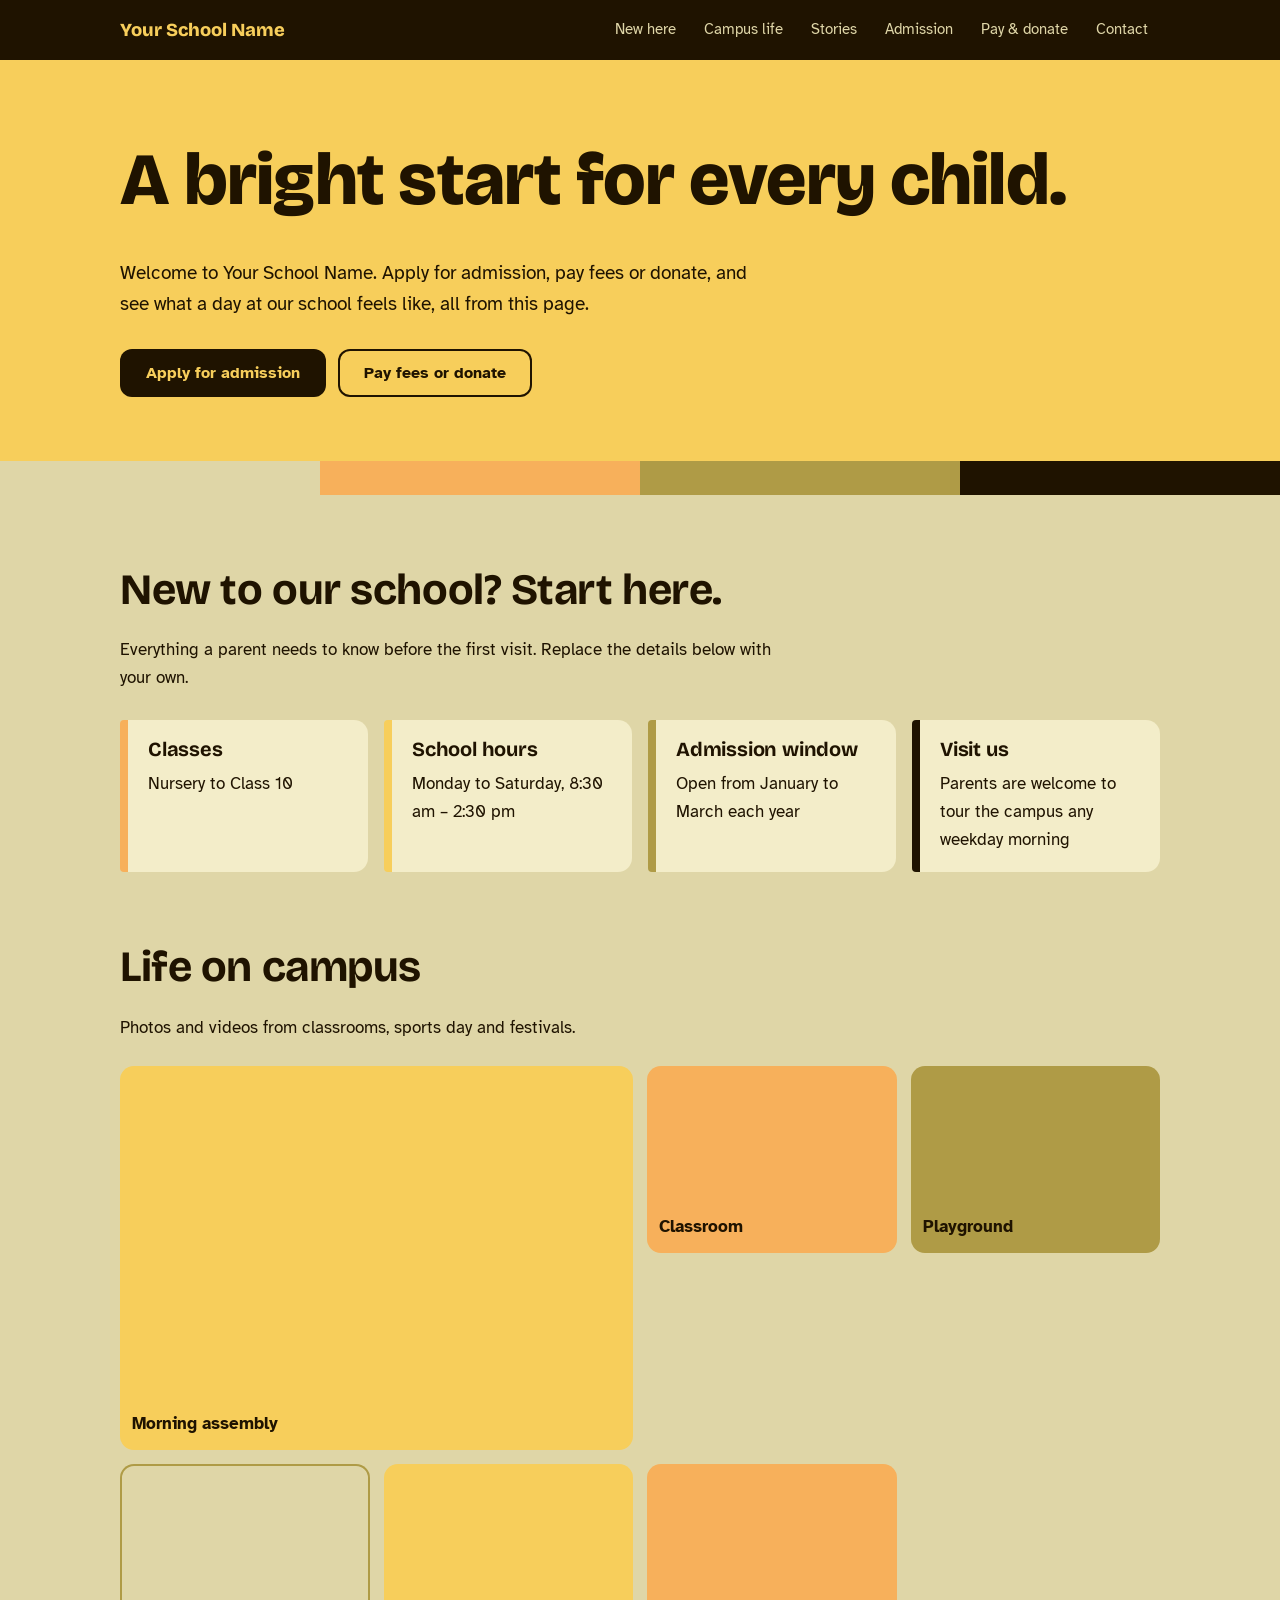
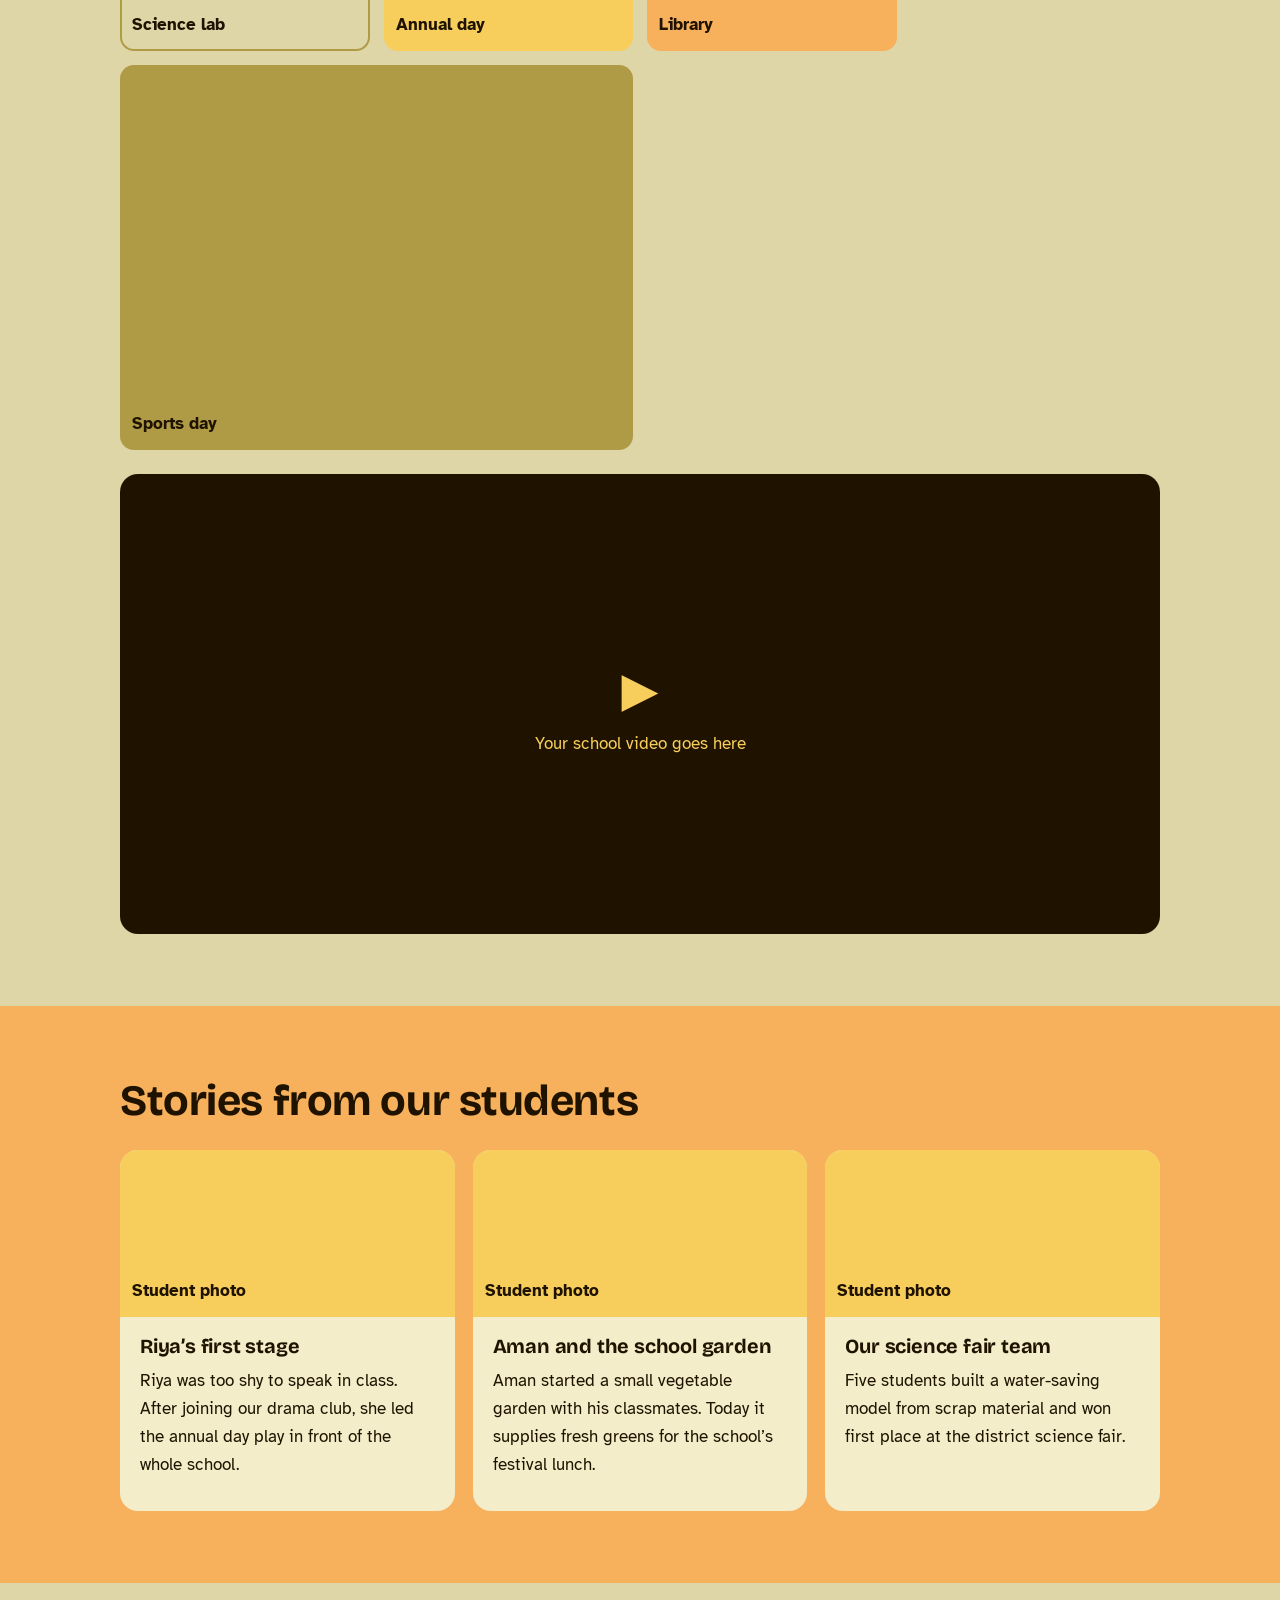
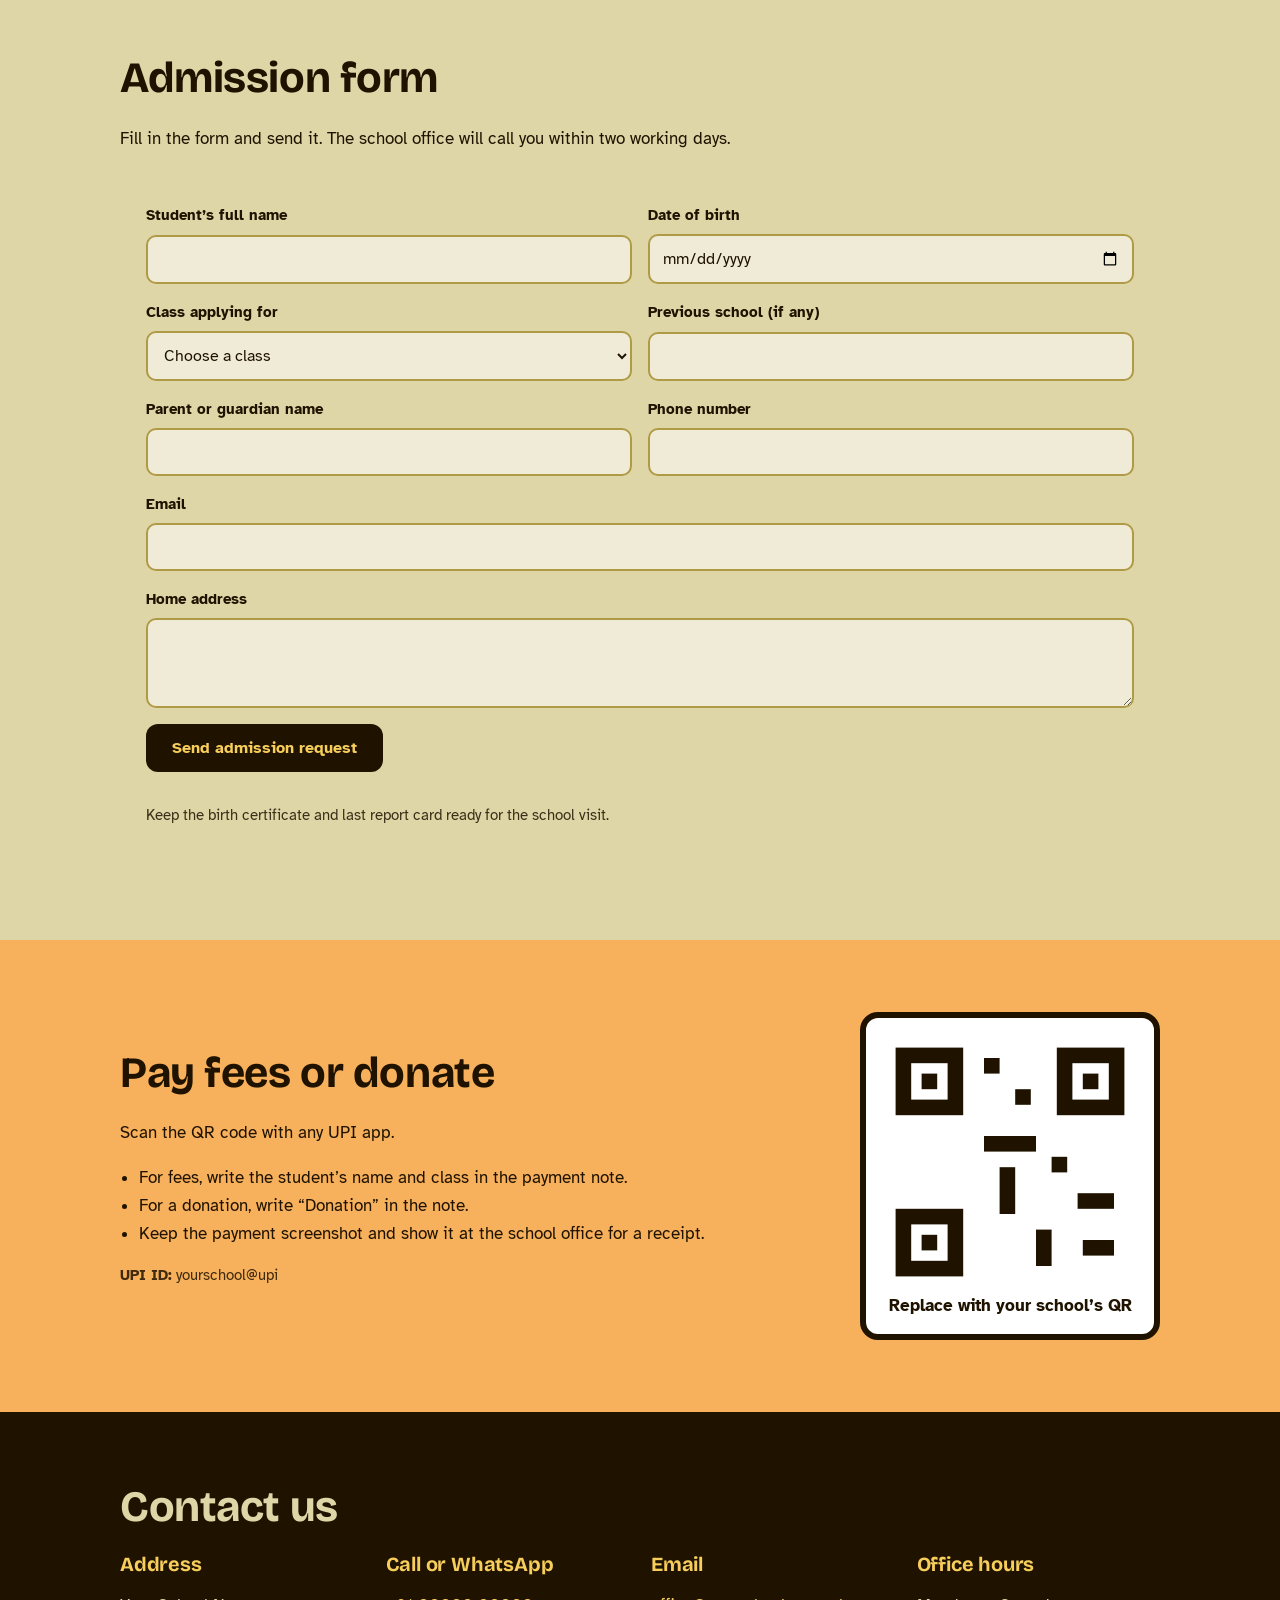
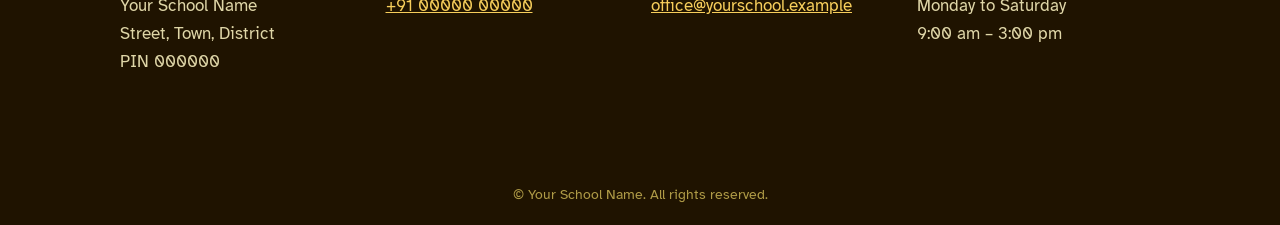
<file: Index.html>
<!DOCTYPE html>
<html lang="en">
<head>
<meta charset="utf-8">
<meta name="viewport" content="width=device-width, initial-scale=1, viewport-fit=cover">
<title>Your School Name – Admissions, Fees & Campus Life</title>
<link rel="preconnect" href="https://fonts.googleapis.com">
<link rel="preconnect" href="https://fonts.gstatic.com" crossorigin>
<link href="https://fonts.googleapis.com/css2?family=Bricolage+Grotesque:wght@500;700;800&family=Atkinson+Hyperlegible:wght@400;700&display=swap" rel="stylesheet">
<style>
:root{
  --sand:#DFD6A7; --sun:#F7CE5B; --amber:#F7B05B; --olive:#AF9B46; --ink:#1F1300;
  --bg:#DFD6A7; --surface:#F7CE5B; --surface2:#F7B05B; --text:#1F1300; --line:#AF9B46; --card:#F3EDC9;
  box-sizing:border-box; padding-top:env(safe-area-inset-top,0px); padding-bottom:env(safe-area-inset-bottom,0px);
}
@media (prefers-color-scheme: dark){
  :root:not([data-theme="light"]){--bg:#1F1300;--card:#2D2108;--text:#DFD6A7;--line:#AF9B46;}
}
:root[data-theme="dark"]{--bg:#1F1300;--card:#2D2108;--text:#DFD6A7;--line:#AF9B46;}
html{scroll-behavior:smooth;scroll-padding-top:calc(env(safe-area-inset-top,0px) + 70px)}
*{box-sizing:border-box}
body{margin:0;background:var(--bg);color:var(--text);font:17px/1.65 "Atkinson Hyperlegible",system-ui,sans-serif}
h1,h2,h3{font-family:"Bricolage Grotesque",Georgia,sans-serif;line-height:1.1;margin:0 0 .5em;letter-spacing:-.01em}
h1{font-size:clamp(2.4rem,7vw,4.6rem);font-weight:800}
h2{font-size:clamp(1.8rem,4vw,2.7rem);font-weight:700}
h3{font-size:1.25rem;font-weight:700}
a{color:inherit}
:focus-visible{outline:3px solid var(--ink);outline-offset:3px;box-shadow:0 0 0 6px var(--sun)}
.wrap{max-width:1080px;margin:0 auto;padding:0 20px}
section{padding:72px 0}
header{position:sticky;top:0;z-index:20;background:var(--ink);color:var(--sand);padding-top:env(safe-area-inset-top,0px)}
header .wrap{display:flex;align-items:center;justify-content:space-between;gap:12px;min-height:60px;flex-wrap:wrap}
.brand{font-family:"Bricolage Grotesque",sans-serif;font-weight:800;font-size:1.15rem;text-decoration:none;color:var(--sun)}
nav{display:flex;gap:4px;flex-wrap:wrap}
nav a{text-decoration:none;padding:8px 12px;border-radius:999px;font-size:.95rem}
nav a:hover{background:var(--sun);color:var(--ink)}
.btn{display:inline-block;background:var(--ink);color:var(--sun);padding:14px 26px;border-radius:12px;font-weight:700;text-decoration:none;border:0;font:700 1rem "Atkinson Hyperlegible",sans-serif;cursor:pointer}
.btn.alt{background:transparent;color:var(--ink);box-shadow:inset 0 0 0 2px var(--ink)}
.btn:hover{background:var(--olive);color:var(--ink)}
/* hero */
.hero{background:var(--sun);color:var(--ink);padding:80px 0 0;overflow:hidden}
.hero p{font-size:1.2rem;max-width:34em}
.hero .row{display:flex;gap:12px;flex-wrap:wrap;margin-top:28px}
.bands{display:grid;grid-template-columns:repeat(4,1fr);height:34px;margin-top:64px}
.bands i:nth-child(1){background:var(--sand)}.bands i:nth-child(2){background:var(--amber)}.bands i:nth-child(3){background:var(--olive)}.bands i:nth-child(4){background:var(--ink)}
/* about */
.facts{display:grid;grid-template-columns:repeat(auto-fit,minmax(220px,1fr));gap:16px;margin-top:28px}
.fact{background:var(--card);border-left:8px solid var(--amber);padding:18px 20px;border-radius:4px 14px 14px 4px}
.fact:nth-child(2){border-color:var(--sun)}.fact:nth-child(3){border-color:var(--olive)}.fact:nth-child(4){border-color:var(--ink)}
.fact p{margin:0}
/* gallery */
.gallery{display:grid;grid-template-columns:repeat(auto-fill,minmax(210px,1fr));gap:14px;margin-top:24px}
.ph{aspect-ratio:4/3;border-radius:14px;display:flex;align-items:flex-end;padding:12px;font-weight:700;color:var(--ink);background:var(--sun)}
.ph:nth-child(4n+2){background:var(--amber)}.ph:nth-child(4n+3){background:var(--olive)}.ph:nth-child(4n){background:var(--sand);box-shadow:inset 0 0 0 2px var(--olive)}
.ph.wide{grid-column:span 2}
.video{margin-top:24px;aspect-ratio:16/9;max-height:460px;width:100%;border-radius:18px;background:var(--ink);color:var(--sun);display:grid;place-items:center;text-align:center;padding:20px}
.video span{display:block;font-size:3rem}
/* stories */
.stories{display:grid;grid-template-columns:repeat(auto-fit,minmax(280px,1fr));gap:18px;margin-top:24px}
.story{background:var(--card);border-radius:18px;overflow:hidden}
.story .ph{border-radius:0;aspect-ratio:16/8}
.story div.t{padding:18px 20px 22px}
.story p{margin:0 0 .6em}
/* admission */
.band{background:var(--amber);color:var(--ink)}
.band .btn{background:var(--ink);color:var(--sun)}
form{display:grid;grid-template-columns:1fr 1fr;gap:16px;margin-top:24px;background:var(--sand);color:var(--ink);padding:26px;border-radius:20px}
label{display:grid;gap:6px;font-weight:700;font-size:.95rem}
input,select,textarea{font:400 1rem "Atkinson Hyperlegible",sans-serif;padding:12px;border:2px solid var(--olive);border-radius:10px;background:#fff8;color:var(--ink);width:100%}
textarea{min-height:90px;resize:vertical}
.full{grid-column:1/-1}
.note{font-size:.92rem;opacity:.85}
#ok{display:none;background:var(--ink);color:var(--sun);padding:14px 18px;border-radius:12px}
/* pay */
.pay{display:grid;grid-template-columns:minmax(0,1fr) 300px;gap:32px;align-items:center}
.qr{background:#fff;border:6px solid var(--ink);border-radius:18px;padding:14px;color:var(--ink);text-align:center;font-weight:700}
.qr svg,.qr img{width:100%;height:auto;display:block}
.pay ul{padding-left:1.1em;margin:0}
/* contact */
.contact{background:var(--ink);color:var(--sand)}
.contact a{color:var(--sun)}
.cgrid{display:grid;grid-template-columns:repeat(auto-fit,minmax(240px,1fr));gap:22px;margin-top:20px}
.cgrid h3{color:var(--sun)}
footer{background:var(--ink);color:var(--olive);text-align:center;padding:18px 20px calc(18px + env(safe-area-inset-bottom,0px));font-size:.9rem}
@media (max-width:720px){form{grid-template-columns:1fr}.pay{grid-template-columns:1fr}.ph.wide{grid-column:auto}.bands{margin-top:40px}}
@media (prefers-reduced-motion:reduce){html{scroll-behavior:auto}}
</style>
</head>
<body>
<header>
  <div class="wrap">
    <a class="brand" href="#top">Your School Name</a>
    <nav aria-label="Main">
      <a href="#about">New here</a><a href="#life">Campus life</a><a href="#stories">Stories</a><a href="#admission">Admission</a><a href="#pay">Pay & donate</a><a href="#contact">Contact</a>
    </nav>
  </div>
</header>

<main id="top">
<div class="hero">
  <div class="wrap">
    <h1>A bright start for every child.</h1>
    <p>Welcome to Your School Name. Apply for admission, pay fees or donate, and see what a day at our school feels like, all from this page.</p>
    <div class="row">
      <a class="btn" href="#admission">Apply for admission</a>
      <a class="btn alt" href="#pay">Pay fees or donate</a>
    </div>
  </div>
  <div class="bands" aria-hidden="true"><i></i><i></i><i></i><i></i></div>
</div>

<section id="about">
  <div class="wrap">
    <h2>New to our school? Start here.</h2>
    <p style="max-width:40em">Everything a parent needs to know before the first visit. Replace the details below with your own.</p>
    <div class="facts">
      <div class="fact"><h3>Classes</h3><p>Nursery to Class 10</p></div>
      <div class="fact"><h3>School hours</h3><p>Monday to Saturday, 8:30 am – 2:30 pm</p></div>
      <div class="fact"><h3>Admission window</h3><p>Open from January to March each year</p></div>
      <div class="fact"><h3>Visit us</h3><p>Parents are welcome to tour the campus any weekday morning</p></div>
    </div>
  </div>
</section>

<section id="life" style="padding-top:0">
  <div class="wrap">
    <h2>Life on campus</h2>
    <p>Photos and videos from classrooms, sports day and festivals.</p>
    <div class="gallery">
      <div class="ph wide">Morning assembly</div>
      <div class="ph">Classroom</div>
      <div class="ph">Playground</div>
      <div class="ph">Science lab</div>
      <div class="ph">Annual day</div>
      <div class="ph">Library</div>
      <div class="ph wide">Sports day</div>
    </div>
    <div class="video" role="img" aria-label="School video placeholder"><div><span>▶</span>Your school video goes here</div></div>
  </div>
</section>

<section id="stories" class="band">
  <div class="wrap">
    <h2>Stories from our students</h2>
    <div class="stories">
      <article class="story"><div class="ph">Student photo</div><div class="t"><h3>Riya’s first stage</h3><p>Riya was too shy to speak in class. After joining our drama club, she led the annual day play in front of the whole school.</p></div></article>
      <article class="story"><div class="ph">Student photo</div><div class="t"><h3>Aman and the school garden</h3><p>Aman started a small vegetable garden with his classmates. Today it supplies fresh greens for the school’s festival lunch.</p></div></article>
      <article class="story"><div class="ph">Student photo</div><div class="t"><h3>Our science fair team</h3><p>Five students built a water-saving model from scrap material and won first place at the district science fair.</p></div></article>
    </div>
  </div>
</section>

<section id="admission">
  <div class="wrap">
    <h2>Admission form</h2>
    <p style="max-width:40em">Fill in the form and send it. The school office will call you within two working days.</p>
    <form id="adm">
      <label>Student’s full name<input name="student" required autocomplete="off"></label>
      <label>Date of birth<input type="date" name="dob" required></label>
      <label>Class applying for
        <select name="class" required><option value="">Choose a class</option><option>Nursery</option><option>LKG</option><option>UKG</option><option>Class 1</option><option>Class 2</option><option>Class 3</option><option>Class 4</option><option>Class 5</option><option>Class 6</option><option>Class 7</option><option>Class 8</option><option>Class 9</option><option>Class 10</option></select></label>
      <label>Previous school (if any)<input name="prev" autocomplete="off"></label>
      <label>Parent or guardian name<input name="parent" required autocomplete="name"></label>
      <label>Phone number<input type="tel" name="phone" required autocomplete="tel"></label>
      <label class="full">Email<input type="email" name="email" autocomplete="email"></label>
      <label class="full">Home address<textarea name="addr" required></textarea></label>
      <div class="full"><button class="btn" type="submit">Send admission request</button></div>
      <p id="ok" class="full" role="status">Your email app should open with the form filled in. Press send there to finish.</p>
      <p class="note full">Keep the birth certificate and last report card ready for the school visit.</p>
    </form>
  </div>
</section>

<section id="pay" class="band">
  <div class="wrap pay">
    <div>
      <h2>Pay fees or donate</h2>
      <p>Scan the QR code with any UPI app.</p>
      <ul>
        <li>For fees, write the student’s name and class in the payment note.</li>
        <li>For a donation, write “Donation” in the note.</li>
        <li>Keep the payment screenshot and show it at the school office for a receipt.</li>
      </ul>
      <p class="note"><b>UPI ID:</b> yourschool@upi</p>
    </div>
    <div class="qr">
      <svg viewBox="0 0 100 100" role="img" aria-label="Payment QR code placeholder">
        <rect width="100" height="100" fill="#fff"/>
        <g fill="#1F1300"><rect x="6" y="6" width="26" height="26"/><rect x="68" y="6" width="26" height="26"/><rect x="6" y="68" width="26" height="26"/></g>
        <g fill="#fff"><rect x="12" y="12" width="14" height="14"/><rect x="74" y="12" width="14" height="14"/><rect x="12" y="74" width="14" height="14"/></g>
        <g fill="#1F1300"><rect x="16" y="16" width="6" height="6"/><rect x="78" y="16" width="6" height="6"/><rect x="16" y="78" width="6" height="6"/><rect x="40" y="10" width="6" height="6"/><rect x="52" y="22" width="6" height="6"/><rect x="40" y="40" width="20" height="6"/><rect x="46" y="52" width="6" height="18"/><rect x="66" y="48" width="6" height="6"/><rect x="76" y="62" width="14" height="6"/><rect x="60" y="76" width="6" height="14"/><rect x="78" y="80" width="12" height="6"/></g>
      </svg>
      Replace with your school’s QR
    </div>
  </div>
</section>

<section id="contact" class="contact">
  <div class="wrap">
    <h2>Contact us</h2>
    <div class="cgrid">
      <div><h3>Address</h3><p>Your School Name<br>Street, Town, District<br>PIN 000000</p></div>
      <div><h3>Call or WhatsApp</h3><p><a href="tel:+910000000000">+91 00000 00000</a></p></div>
      <div><h3>Email</h3><p><a href="mailto:office@yourschool.example">office@yourschool.example</a></p></div>
      <div><h3>Office hours</h3><p>Monday to Saturday<br>9:00 am – 3:00 pm</p></div>
    </div>
  </div>
</section>
</main>
<footer>© Your School Name. All rights reserved.</footer>

<script>
document.getElementById('adm').addEventListener('submit',function(e){
  e.preventDefault();
  var f=new FormData(e.target),b='Admission request%0D%0A%0D%0A';
  f.forEach(function(v,k){b+=encodeURIComponent(k+': '+v)+'%0D%0A';});
  document.getElementById('ok').style.display='block';
  location.href='mailto:office@yourschool.example?subject='+encodeURIComponent('Admission request')+'&body='+b;
});
</script>
</body>
</html>
</file>
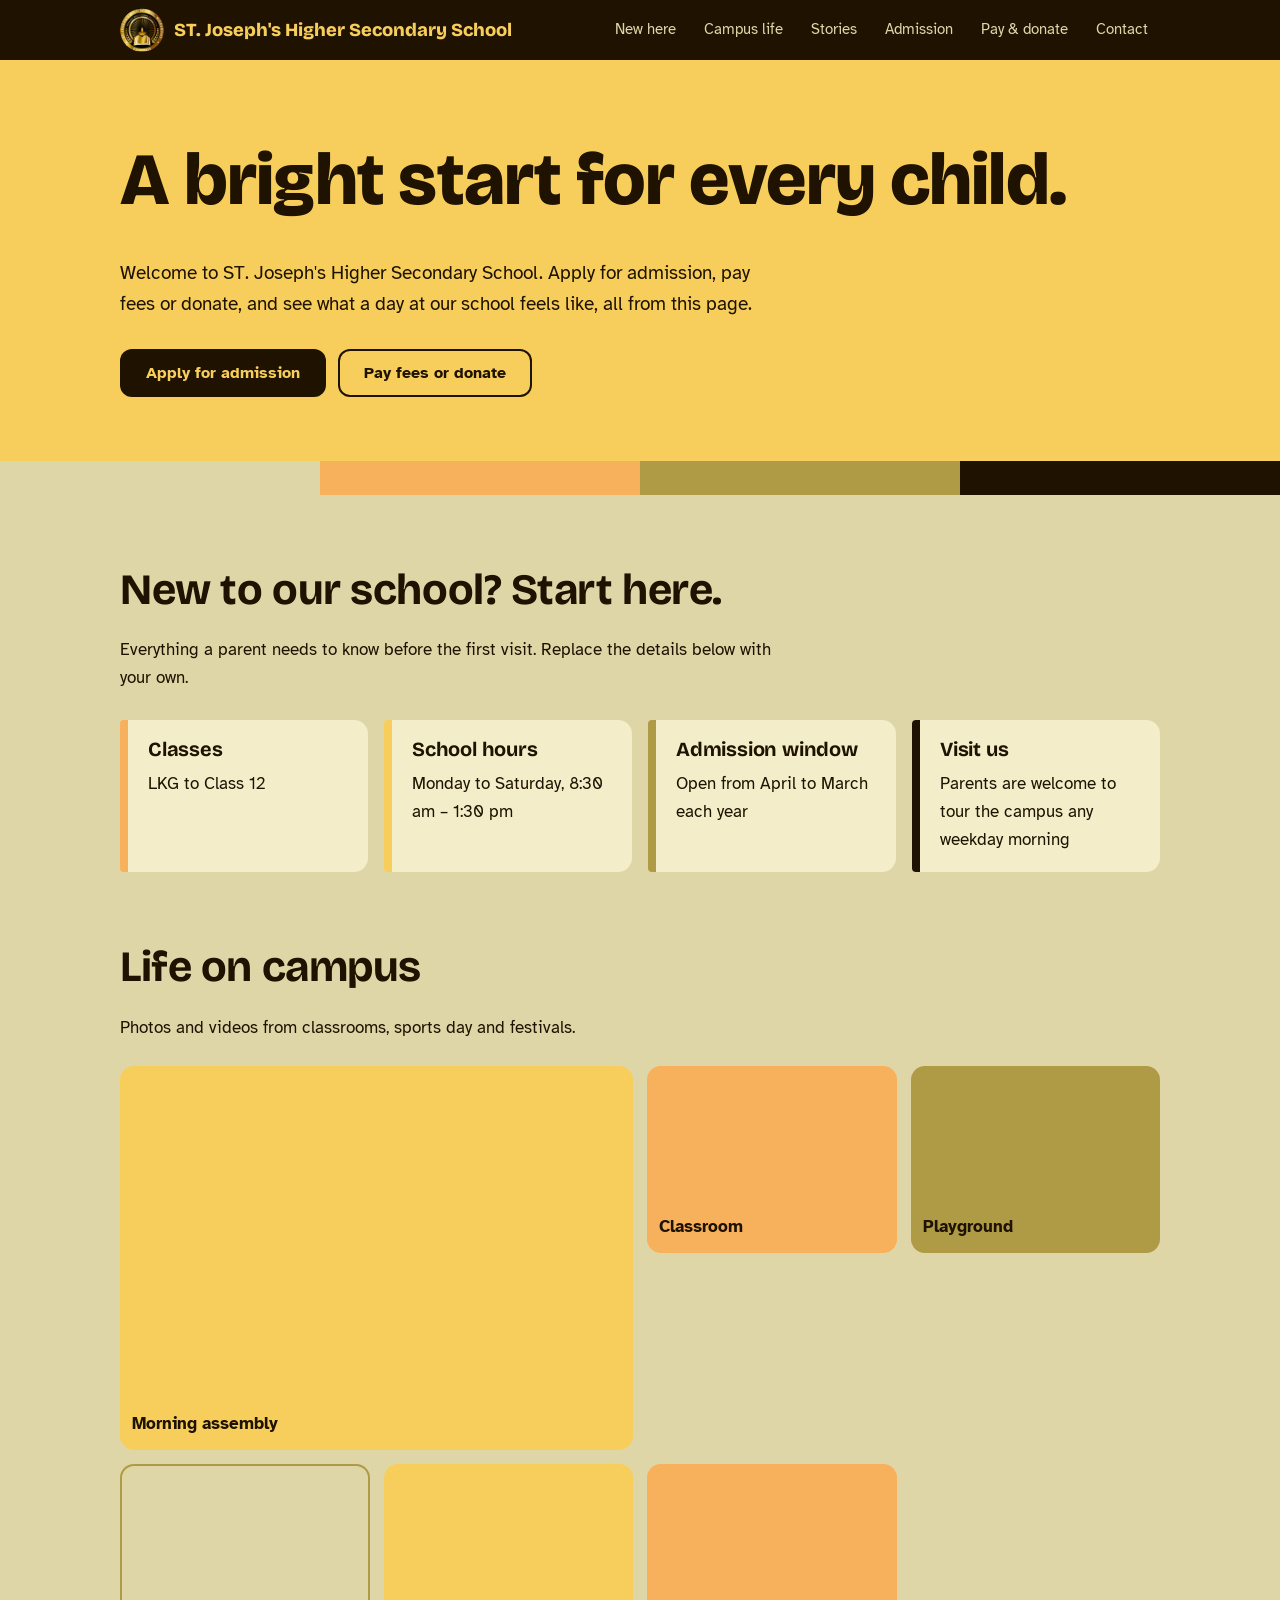
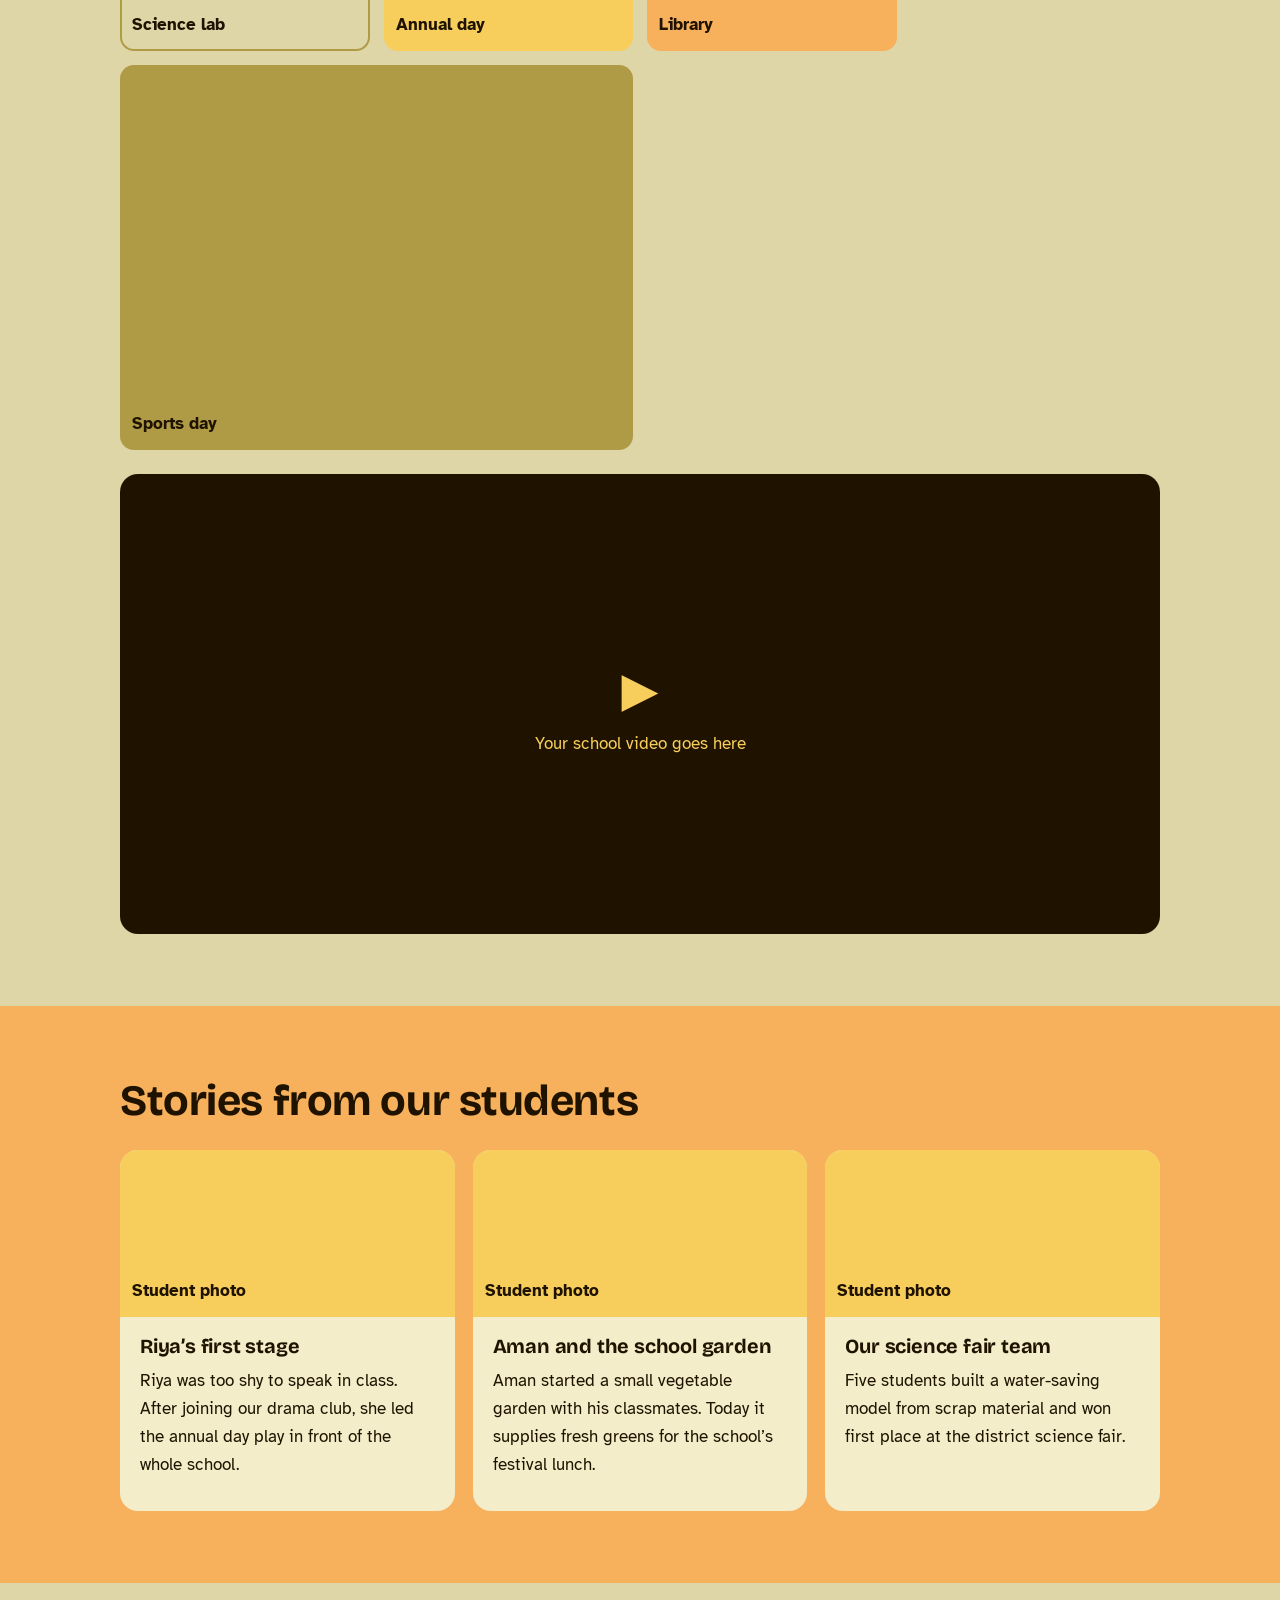
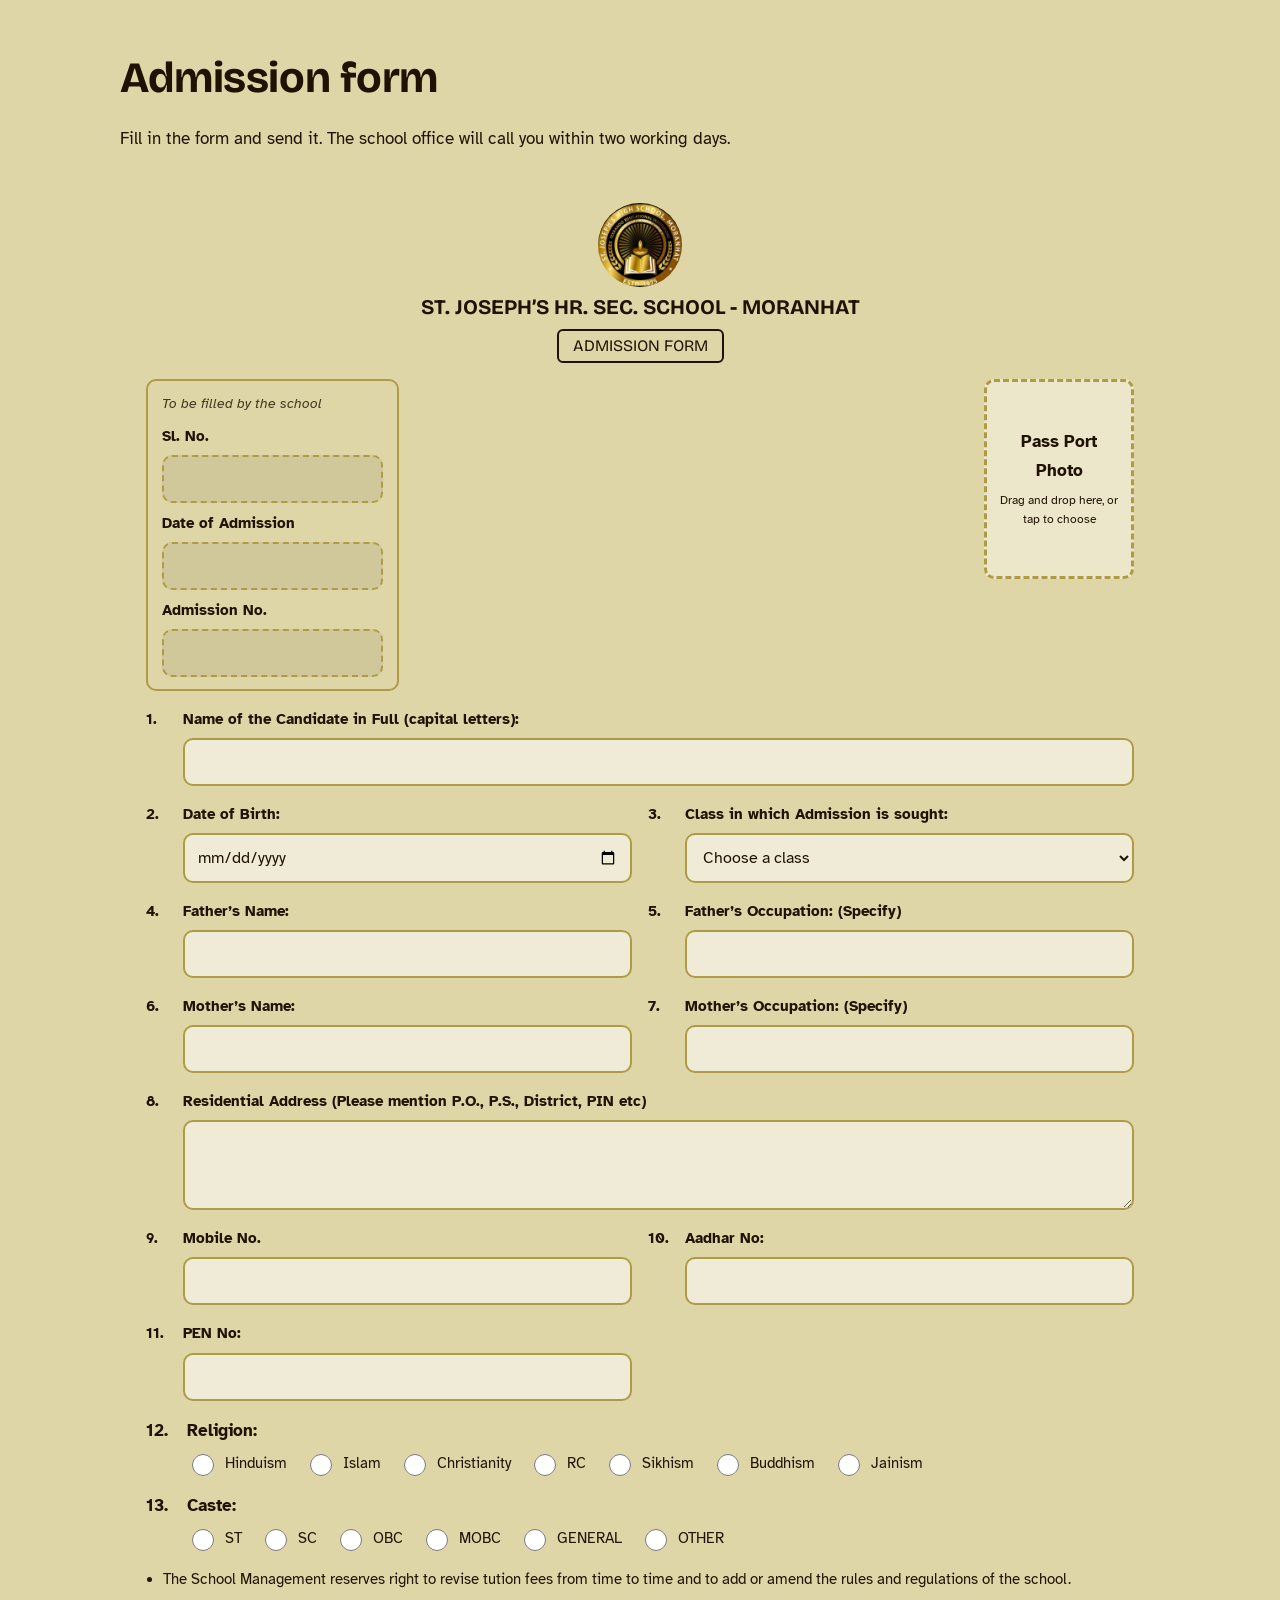
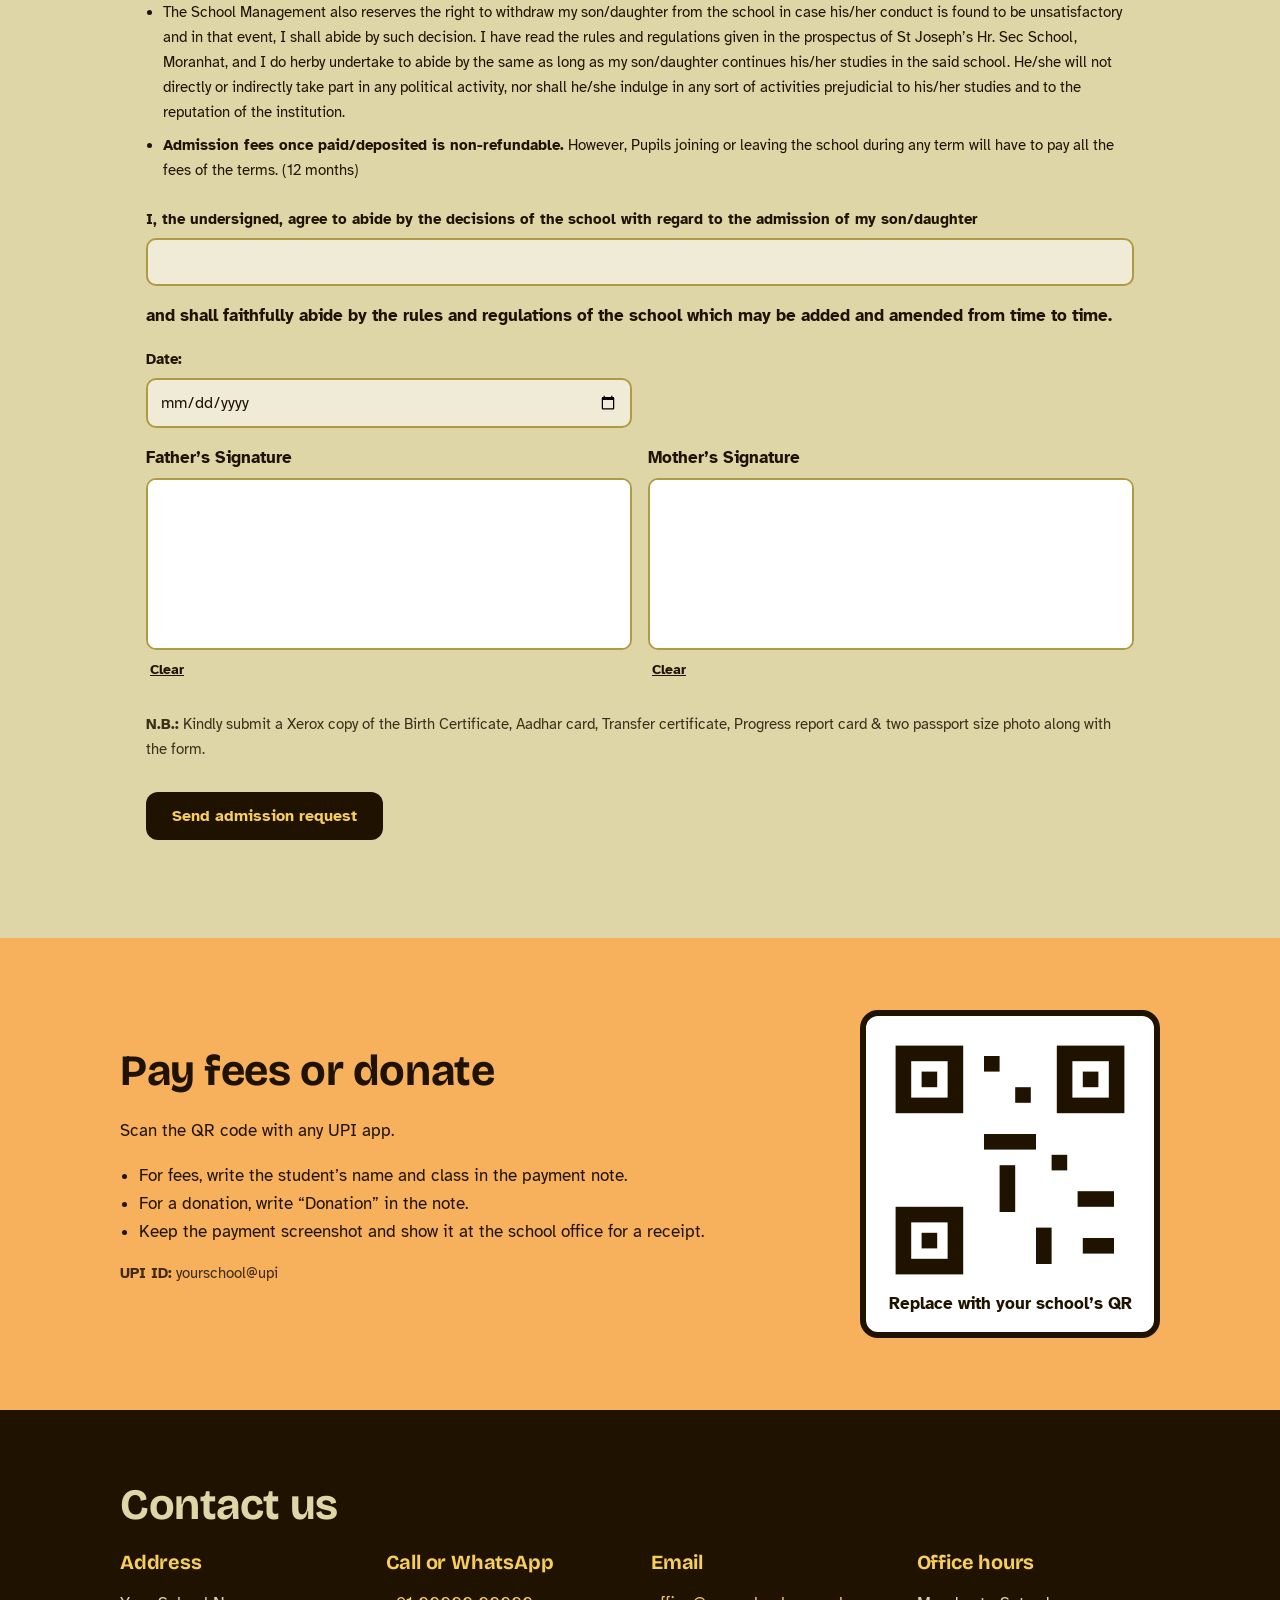
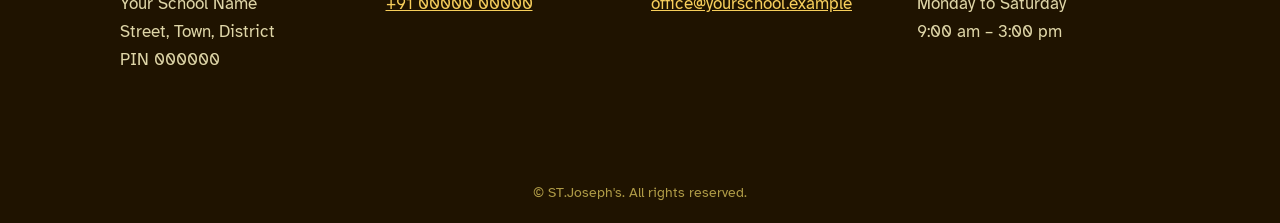
<file: index.html>
<!DOCTYPE html>
<html lang="en">
<head>
<meta charset="utf-8">
<meta name="viewport" content="width=device-width, initial-scale=1, viewport-fit=cover">
<title>ST. Joseph’s Higher Secondary School – Admissions, Fees & Campus Life</title>
<link rel="icon" type="image/png" href="logo.png">
<link rel="stylesheet" href="style.css">
<link rel="preconnect" href="https://fonts.googleapis.com">
<link rel="preconnect" href="https://fonts.gstatic.com" crossorigin>
<link href="https://fonts.googleapis.com/css2?family=Bricolage+Grotesque:wght@500;700;800&family=Atkinson+Hyperlegible:wght@400;700&display=swap" rel="stylesheet">
</head>
<body>
<header>
  <div class="wrap">
    <a class="brand" href="#top"><img src="logo.png" alt="" width="44" height="44"><span>ST. Joseph's Higher Secondary School</span></a>
    <nav aria-label="Main">
      <a href="#about">New here</a><a href="#life">Campus life</a><a href="#stories">Stories</a><a href="#admission">Admission</a><a href="#pay">Pay & donate</a><a href="#contact">Contact</a>
    </nav>
  </div>
</header>

<main id="top">
<div class="hero">
  <div class="wrap">
    <h1>A bright start for every child.</h1>
    <p>Welcome to ST. Joseph's Higher Secondary School. Apply for admission, pay fees or donate, and see what a day at our school feels like, all from this page.</p>
    <div class="row">
      <a class="btn" href="#admission">Apply for admission</a>
      <a class="btn alt" href="#pay">Pay fees or donate</a>
    </div>
  </div>
  <div class="bands" aria-hidden="true"><i></i><i></i><i></i><i></i></div>
</div>

<section id="about">
  <div class="wrap">
    <h2>New to our school? Start here.</h2>
    <p style="max-width:40em">Everything a parent needs to know before the first visit. Replace the details below with your own.</p>
    <div class="facts">
      <div class="fact"><h3>Classes</h3><p>LKG to Class 12</p></div>
      <div class="fact"><h3>School hours</h3><p>Monday to Saturday, 8:30 am – 1:30 pm</p></div>
      <div class="fact"><h3>Admission window</h3><p>Open from April to March each year</p></div>
      <div class="fact"><h3>Visit us</h3><p>Parents are welcome to tour the campus any weekday morning</p></div>
    </div>
  </div>
</section>

<section id="life" style="padding-top:0">
  <div class="wrap">
    <h2>Life on campus</h2>
    <p>Photos and videos from classrooms, sports day and festivals.</p>
    <div class="gallery">
      <div class="ph wide">Morning assembly</div>
      <div class="ph">Classroom</div>
      <div class="ph">Playground</div>
      <div class="ph">Science lab</div>
      <div class="ph">Annual day</div>
      <div class="ph">Library</div>
      <div class="ph wide">Sports day</div>
    </div>
    <div class="video" role="img" aria-label="School video placeholder"><div><span>▶</span>Your school video goes here</div></div>
  </div>
</section>

<section id="stories" class="band">
  <div class="wrap">
    <h2>Stories from our students</h2>
    <div class="stories">
      <article class="story"><div class="ph">Student photo</div><div class="t"><h3>Riya’s first stage</h3><p>Riya was too shy to speak in class. After joining our drama club, she led the annual day play in front of the whole school.</p></div></article>
      <article class="story"><div class="ph">Student photo</div><div class="t"><h3>Aman and the school garden</h3><p>Aman started a small vegetable garden with his classmates. Today it supplies fresh greens for the school’s festival lunch.</p></div></article>
      <article class="story"><div class="ph">Student photo</div><div class="t"><h3>Our science fair team</h3><p>Five students built a water-saving model from scrap material and won first place at the district science fair.</p></div></article>
    </div>
  </div>
</section>

<section id="admission">
  <div class="wrap">
    <h2>Admission form</h2>
    <p style="max-width:40em">Fill in the form and send it. The school office will call you within two working days.</p>
    <form id="adm" novalidate>
      <input type="checkbox" name="botcheck" tabindex="-1" autocomplete="off" style="display:none" aria-hidden="true">

      <div class="full fhead"><img src="logo.png" alt="St. Joseph’s school logo" width="84" height="84"><strong>ST. JOSEPH’S HR. SEC. SCHOOL - MORANHAT</strong><span>ADMISSION FORM</span></div>

      <div class="full top">
        <div class="office">
          <em>To be filled by the school</em>
          <label>Sl. No.<input disabled></label>
          <label>Date of Admission<input disabled></label>
          <label>Admission No.<input disabled></label>
        </div>
        <div class="photo">
          <div id="drop" class="drop" tabindex="0" role="button" aria-label="Add passport photo. Drag and drop or press Enter to choose a file">
            <img id="pv" alt="Passport photo preview" hidden>
            <div id="dropmsg">Pass Port<br>Photo<small>Drag and drop here, or tap to choose</small></div>
          </div>
          <input type="file" id="file" accept="image/*" hidden>
          <button type="button" id="rm" class="lnk" hidden>Remove photo</button>
        </div>
      </div>

      <label class="q full"><span class="n">1.</span><span class="qt">Name of the Candidate in Full (capital letters):<input name="student" class="caps" required autocomplete="off"></span></label>
      <label class="q"><span class="n">2.</span><span class="qt">Date of Birth:<input type="date" name="dob" required></span></label>
      <label class="q"><span class="n">3.</span><span class="qt">Class in which Admission is sought:<select name="class" required><option value="">Choose a class</option><option>LKG</option><option>UKG</option><option>Class 1</option><option>Class 2</option><option>Class 3</option><option>Class 4</option><option>Class 5</option><option>Class 6</option><option>Class 7</option><option>Class 8</option><option>Class 9</option><option>Class 10</option><option>Class 11</option><option>Class 12</option></select></span></label>
      <label class="q"><span class="n">4.</span><span class="qt">Father’s Name:<input name="father" class="caps" required autocomplete="off"></span></label>
      <label class="q"><span class="n">5.</span><span class="qt">Father’s Occupation: (Specify)<input name="father_job" autocomplete="off"></span></label>
      <label class="q"><span class="n">6.</span><span class="qt">Mother’s Name:<input name="mother" class="caps" required autocomplete="off"></span></label>
      <label class="q"><span class="n">7.</span><span class="qt">Mother’s Occupation: (Specify)<input name="mother_job" autocomplete="off"></span></label>
      <label class="q full"><span class="n">8.</span><span class="qt">Residential Address (Please mention P.O., P.S., District, PIN etc)<textarea name="address" required></textarea></span></label>
      <label class="q"><span class="n">9.</span><span class="qt">Mobile No.<input type="tel" name="mobile" required inputmode="numeric" pattern="[0-9]{10}" maxlength="10" title="Enter a 10-digit mobile number" autocomplete="tel"></span></label>
      <label class="q"><span class="n">10.</span><span class="qt">Aadhar No:<input name="aadhaar" inputmode="numeric" pattern="[0-9]{12}" maxlength="12" title="Enter the 12-digit Aadhar number" autocomplete="off"></span></label>
      <label class="q"><span class="n">11.</span><span class="qt">PEN No:<input name="pen" inputmode="numeric" autocomplete="off"></span></label>
      <div class="q full"><span class="n">12.</span><span class="qt" role="radiogroup" aria-label="Religion">Religion:<span class="opts"><label class="tick"><input type="radio" name="religion" value="Hinduism"> Hinduism</label><label class="tick"><input type="radio" name="religion" value="Islam"> Islam</label><label class="tick"><input type="radio" name="religion" value="Christianity"> Christianity</label><label class="tick"><input type="radio" name="religion" value="RC"> RC</label><label class="tick"><input type="radio" name="religion" value="Sikhism"> Sikhism</label><label class="tick"><input type="radio" name="religion" value="Buddhism"> Buddhism</label><label class="tick"><input type="radio" name="religion" value="Jainism"> Jainism</label></span></span></div>
      <div class="q full"><span class="n">13.</span><span class="qt" role="radiogroup" aria-label="Caste">Caste:<span class="opts"><label class="tick"><input type="radio" name="caste" value="ST"> ST</label><label class="tick"><input type="radio" name="caste" value="SC"> SC</label><label class="tick"><input type="radio" name="caste" value="OBC"> OBC</label><label class="tick"><input type="radio" name="caste" value="MOBC"> MOBC</label><label class="tick"><input type="radio" name="caste" value="GENERAL"> GENERAL</label><label class="tick"><input type="radio" name="caste" value="OTHER"> OTHER</label></span></span></div>

      <ul class="full terms">
        <li>The School Management reserves right to revise tution fees from time to time and to add or amend the rules and regulations of the school.</li>
        <li>The School Management also reserves the right to withdraw my son/daughter from the school in case his/her conduct is found to be unsatisfactory and in that event, I shall abide by such decision. I have read the rules and regulations given in the prospectus of St Joseph’s Hr. Sec School, Moranhat, and I do herby undertake to abide by the same as long as my son/daughter continues his/her studies in the said school. He/she will not directly or indirectly take part in any political activity, nor shall he/she indulge in any sort of activities prejudicial to his/her studies and to the reputation of the institution.</li>
        <li><strong>Admission fees once paid/deposited is non-refundable.</strong> However, Pupils joining or leaving the school during any term will have to pay all the fees of the terms. (12 months)</li>
      </ul>
      <label class="full"><span><strong>I, the undersigned, agree to abide by the decisions of the school with regard to the admission of my son/daughter</strong></span><input name="ward" id="ward" class="caps" required autocomplete="off"></label>
      <p class="full" style="margin:0"><strong>and shall faithfully abide by the rules and regulations of the school which may be added and amended from time to time.</strong></p>

      <label>Date:<input type="date" name="date" required></label>
      <span></span>
      <div class="sig"><span>Father’s Signature</span><canvas id="sig1" width="480" height="170" aria-label="Father’s signature, draw with finger or mouse"></canvas><button type="button" class="lnk" data-clear="sig1">Clear</button></div>
      <div class="sig"><span>Mother’s Signature</span><canvas id="sig2" width="480" height="170" aria-label="Mother’s signature, draw with finger or mouse"></canvas><button type="button" class="lnk" data-clear="sig2">Clear</button></div>

      <p class="note full"><strong>N.B.:</strong> Kindly submit a Xerox copy of the Birth Certificate, Aadhar card, Transfer certificate, Progress report card &amp; two passport size photo along with the form.</p>
      <div class="full"><button class="btn" id="send" type="submit">Send admission request</button></div>
      <p id="ok" class="full" role="status"></p>
    </form>
  </div>
</section>

<section id="pay" class="band">
  <div class="wrap pay">
    <div>
      <h2>Pay fees or donate</h2>
      <p>Scan the QR code with any UPI app.</p>
      <ul>
        <li>For fees, write the student’s name and class in the payment note.</li>
        <li>For a donation, write “Donation” in the note.</li>
        <li>Keep the payment screenshot and show it at the school office for a receipt.</li>
      </ul>
      <p class="note"><b>UPI ID:</b> yourschool@upi</p>
    </div>
    <div class="qr">
      <svg viewBox="0 0 100 100" role="img" aria-label="Payment QR code placeholder">
        <rect width="100" height="100" fill="#fff"/>
        <g fill="#1F1300"><rect x="6" y="6" width="26" height="26"/><rect x="68" y="6" width="26" height="26"/><rect x="6" y="68" width="26" height="26"/></g>
        <g fill="#fff"><rect x="12" y="12" width="14" height="14"/><rect x="74" y="12" width="14" height="14"/><rect x="12" y="74" width="14" height="14"/></g>
        <g fill="#1F1300"><rect x="16" y="16" width="6" height="6"/><rect x="78" y="16" width="6" height="6"/><rect x="16" y="78" width="6" height="6"/><rect x="40" y="10" width="6" height="6"/><rect x="52" y="22" width="6" height="6"/><rect x="40" y="40" width="20" height="6"/><rect x="46" y="52" width="6" height="18"/><rect x="66" y="48" width="6" height="6"/><rect x="76" y="62" width="14" height="6"/><rect x="60" y="76" width="6" height="14"/><rect x="78" y="80" width="12" height="6"/></g>
      </svg>
      Replace with your school’s QR
    </div>
  </div>
</section>

<section id="contact" class="contact">
  <div class="wrap">
    <h2>Contact us</h2>
    <div class="cgrid">
      <div><h3>Address</h3><p>Your School Name<br>Street, Town, District<br>PIN 000000</p></div>
      <div><h3>Call or WhatsApp</h3><p><a href="tel:+910000000000">+91 00000 00000</a></p></div>
      <div><h3>Email</h3><p><a href="mailto:office@yourschool.example">office@yourschool.example</a></p></div>
      <div><h3>Office hours</h3><p>Monday to Saturday<br>9:00 am – 3:00 pm</p></div>
    </div>
  </div>
</section>
</main>
<footer>© ST.Joseph's. All rights reserved.</footer>

</body>
<script src="script.js"></script>
</html>
</file>
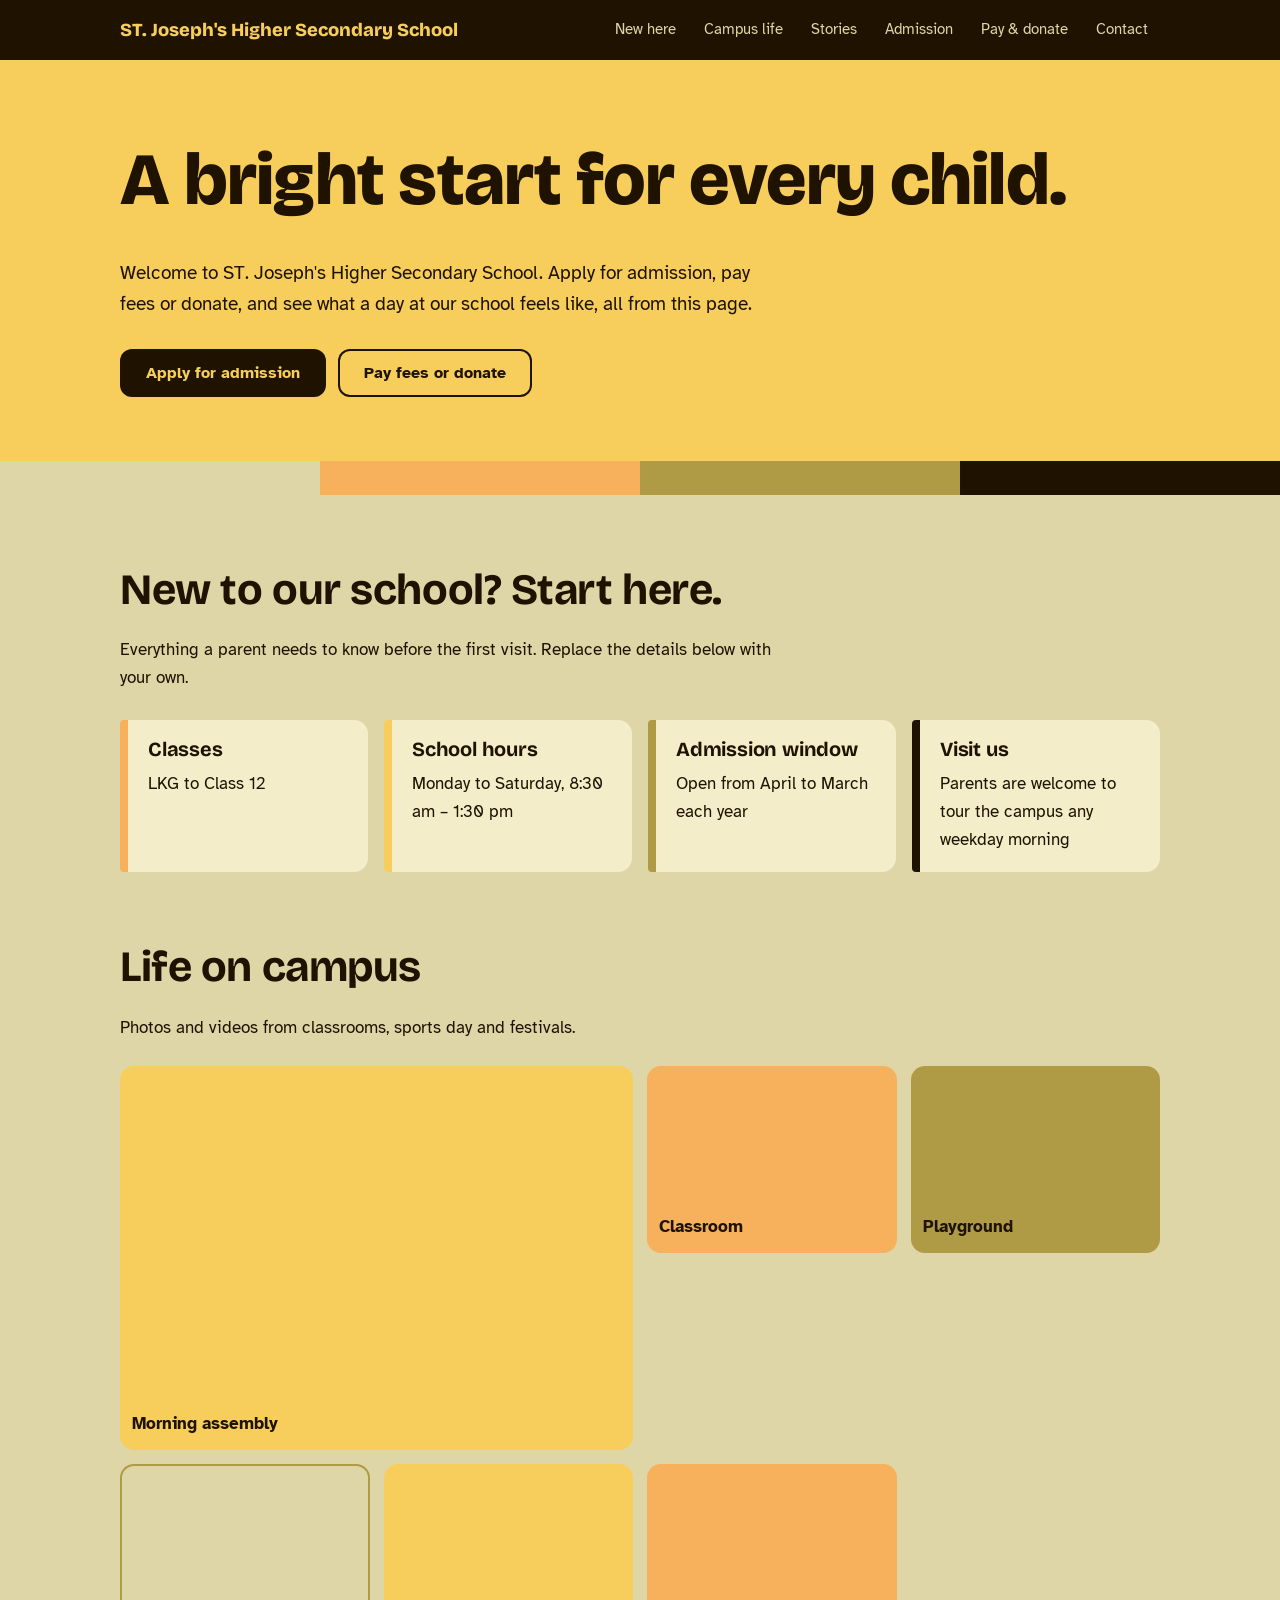
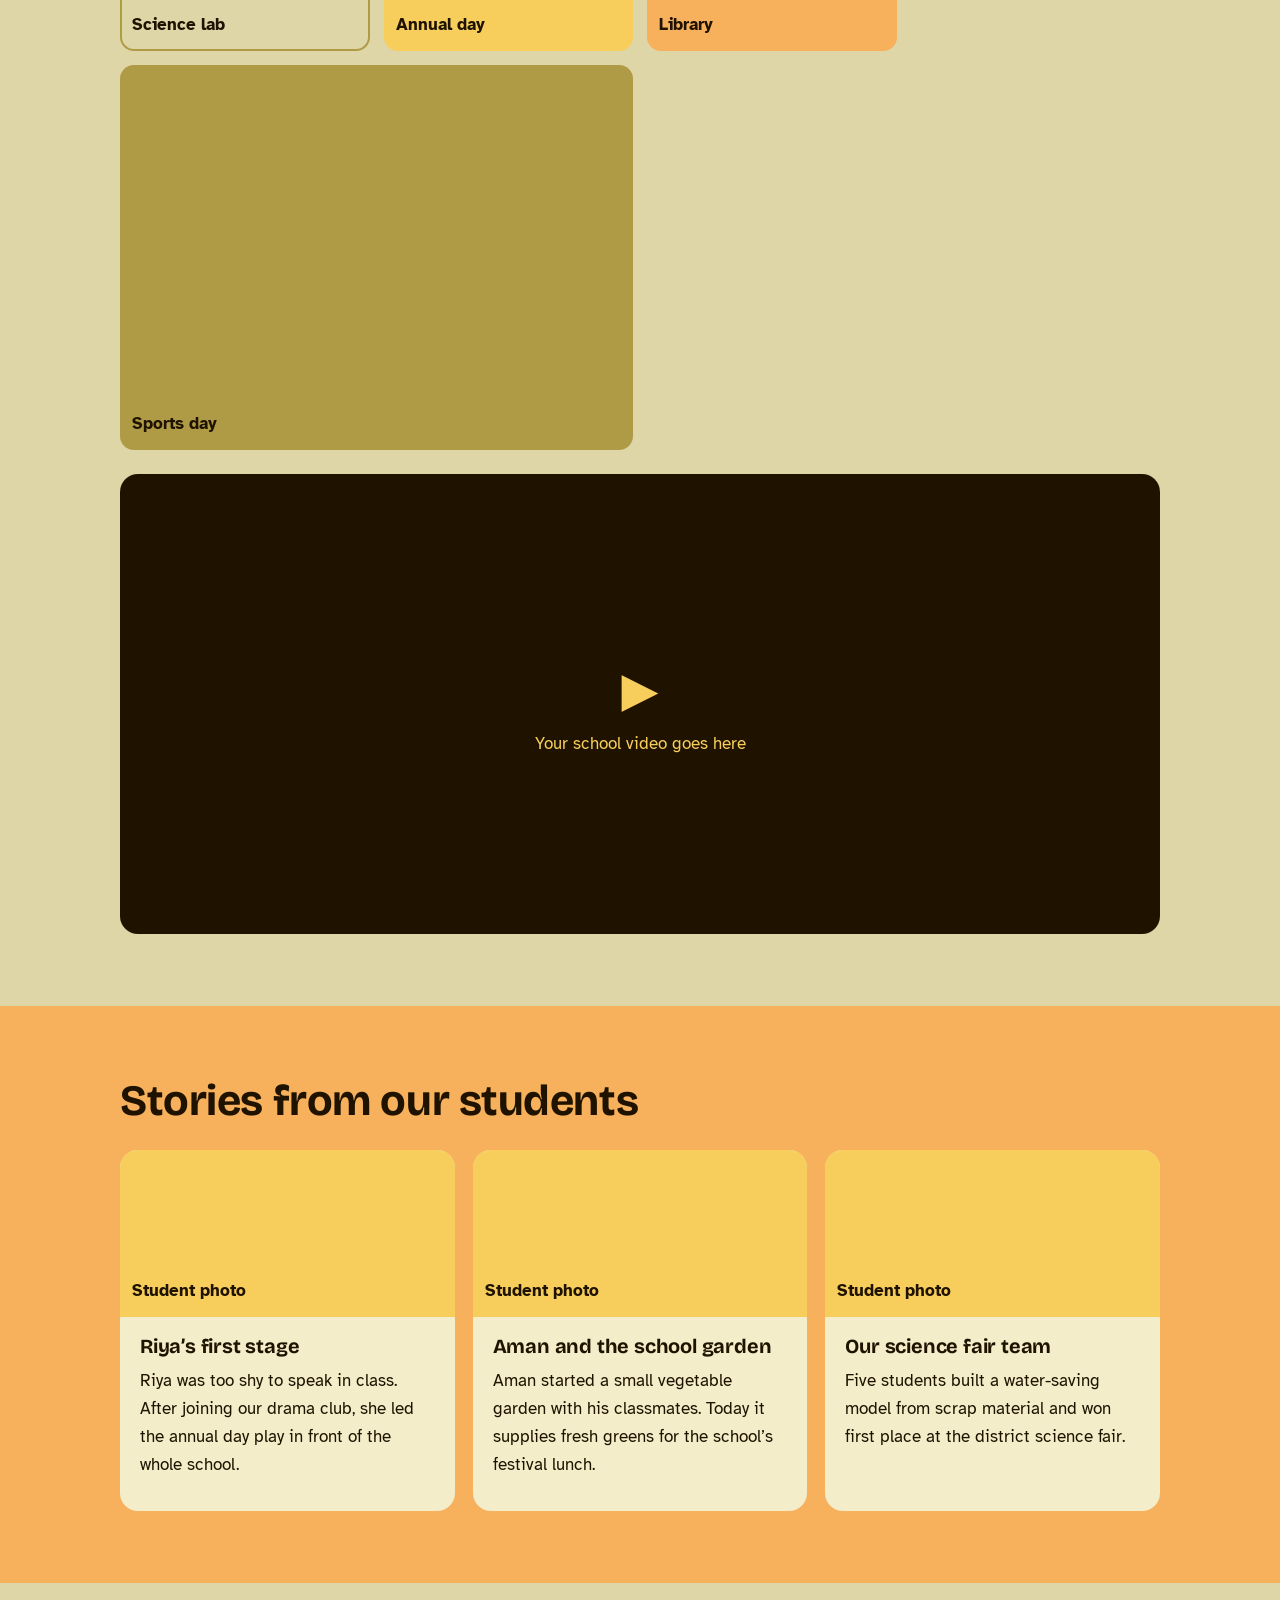
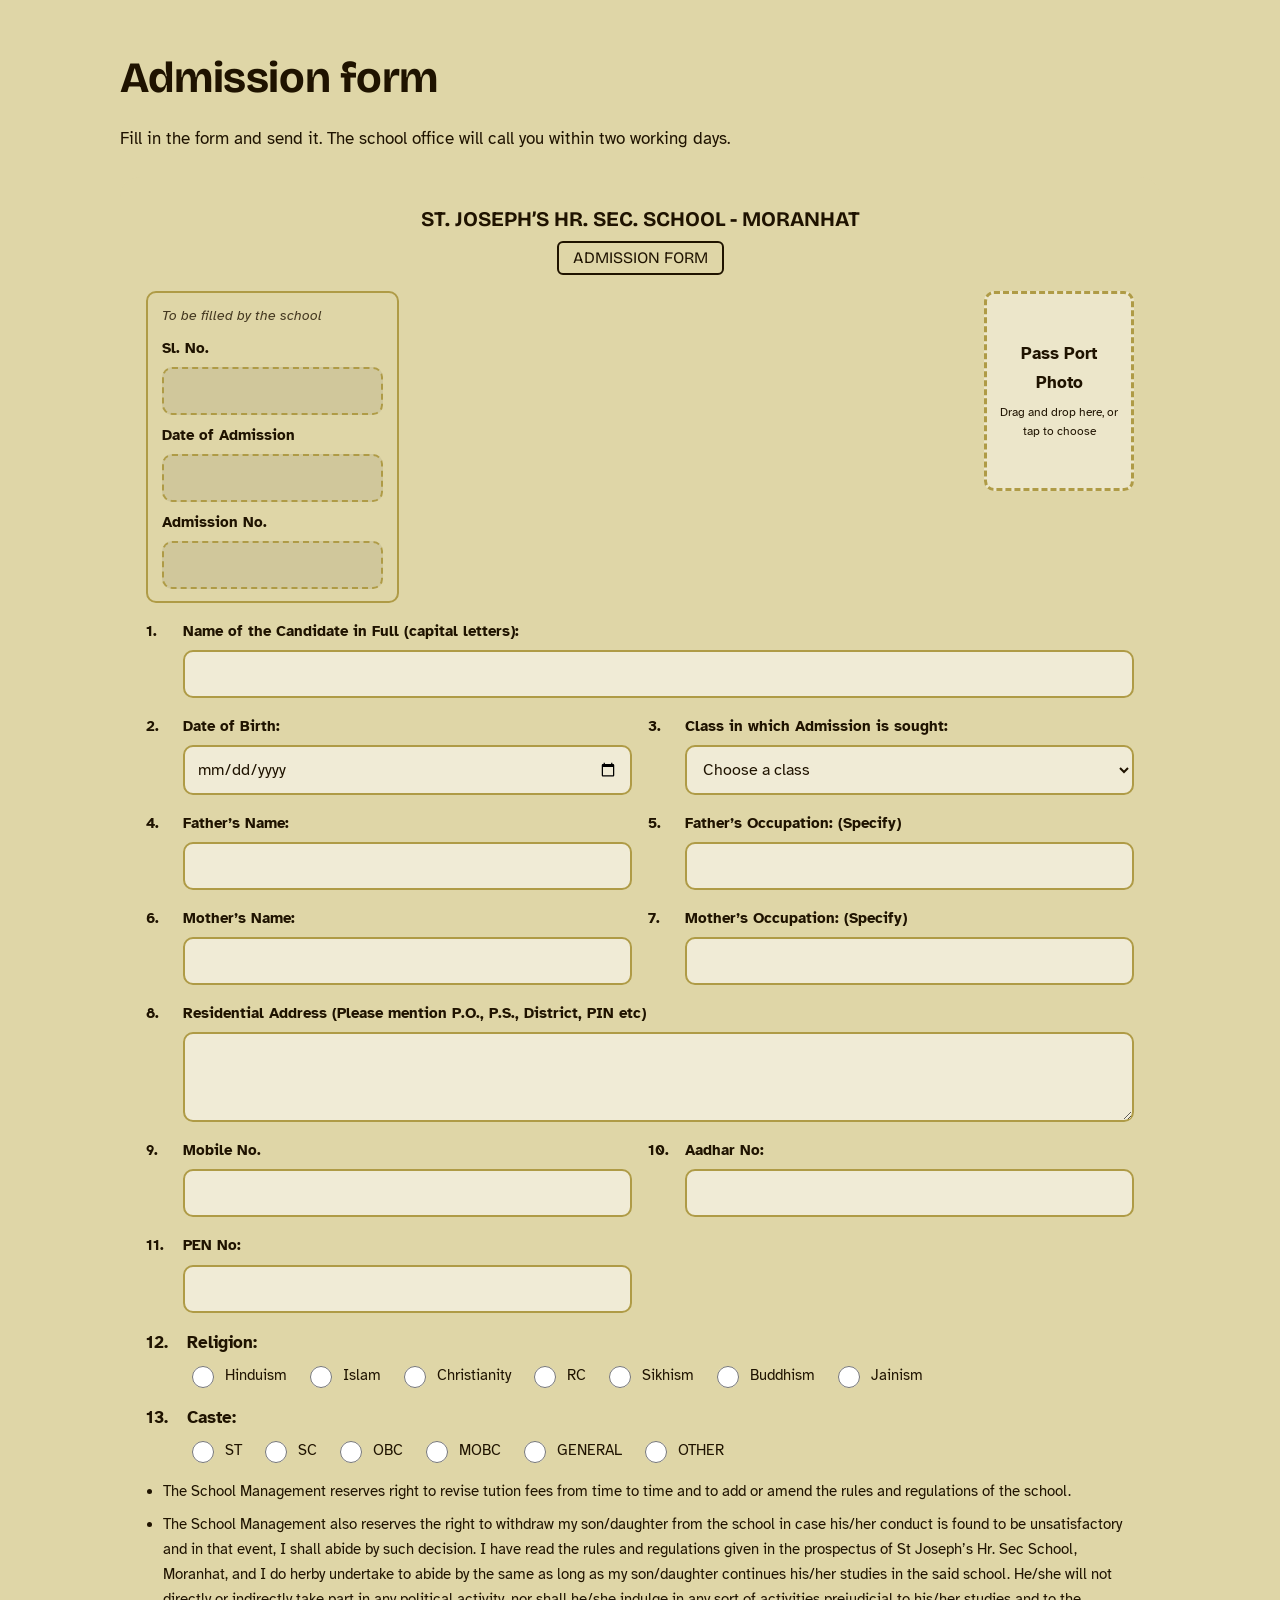
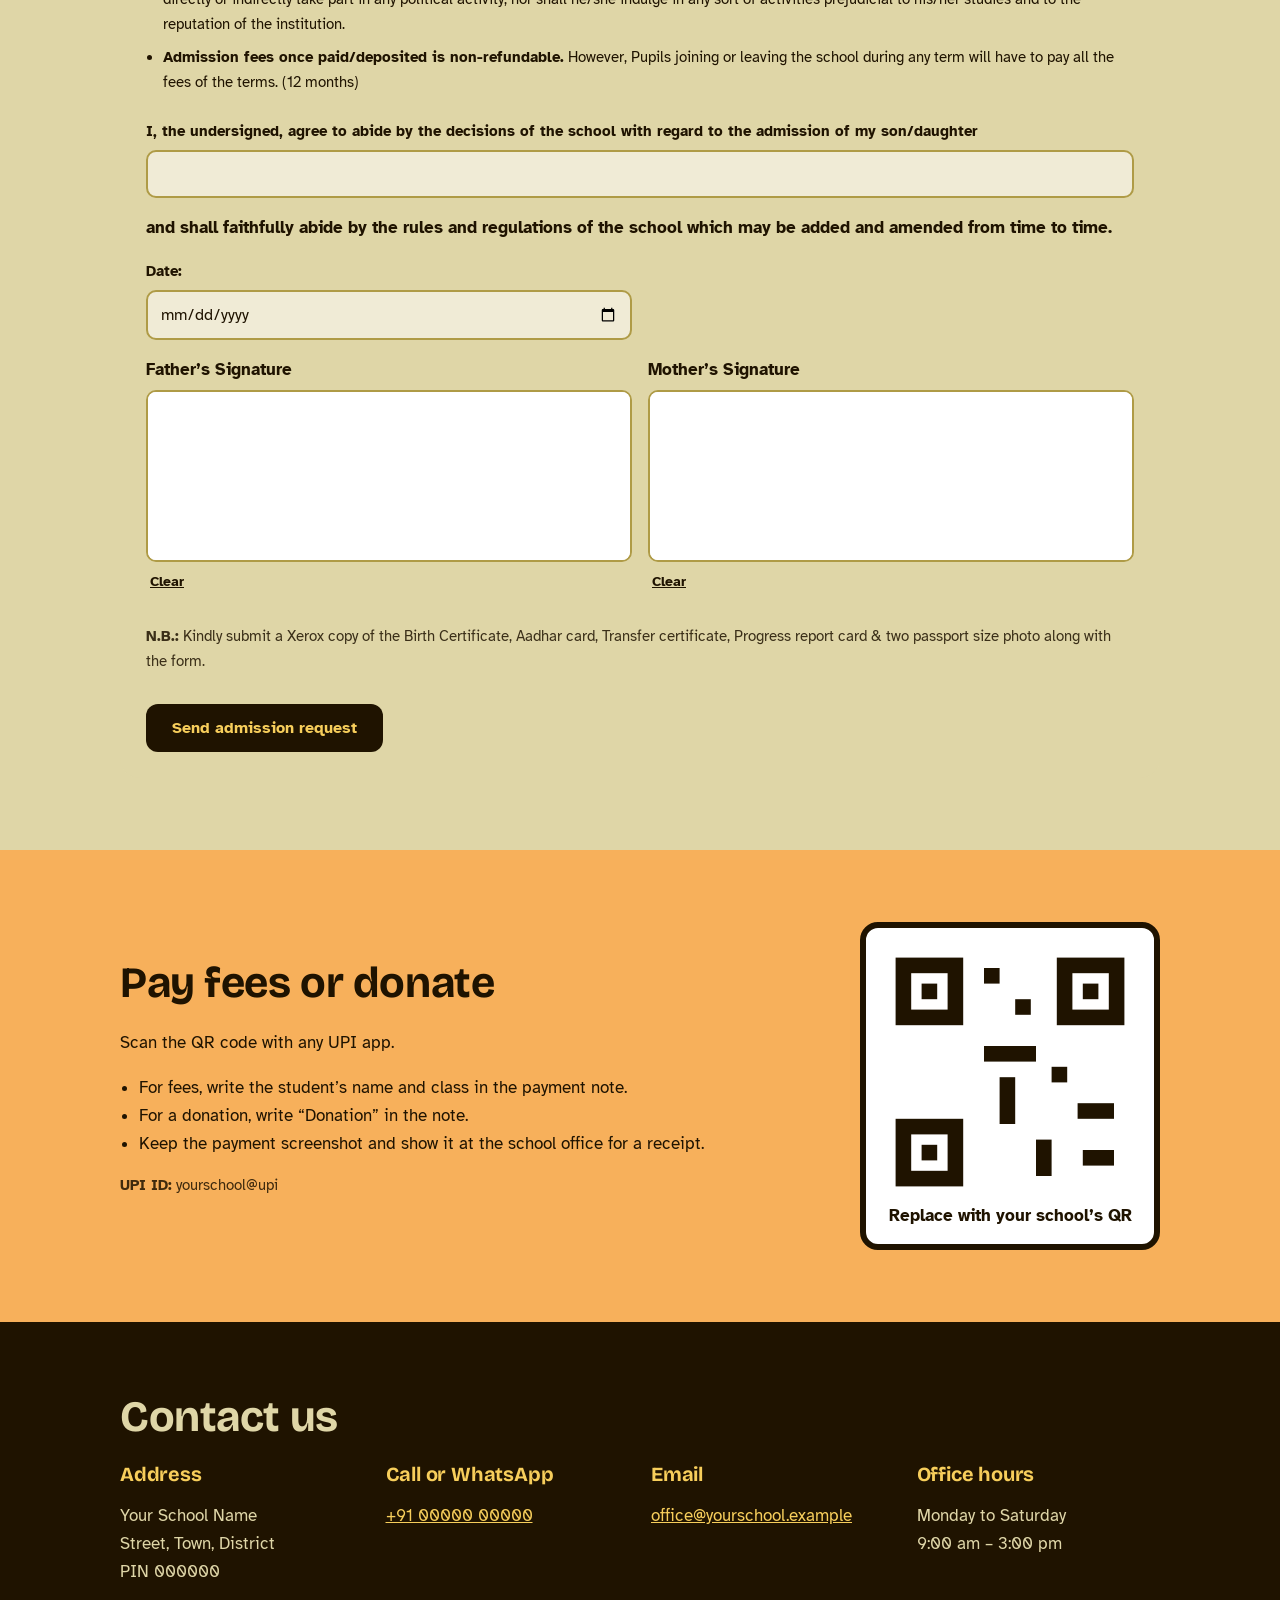
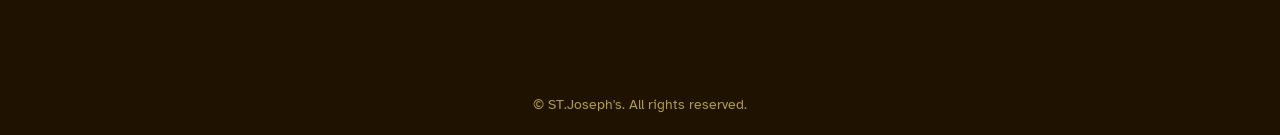
<file: files (2)/index.html>
<!DOCTYPE html>
<html lang="en">
<head>
<meta charset="utf-8">
<meta name="viewport" content="width=device-width, initial-scale=1, viewport-fit=cover">
<title>Your School Name – Admissions, Fees & Campus Life</title>
<link rel="stylesheet" href="style.css">
<link rel="preconnect" href="https://fonts.googleapis.com">
<link rel="preconnect" href="https://fonts.gstatic.com" crossorigin>
<link href="https://fonts.googleapis.com/css2?family=Bricolage+Grotesque:wght@500;700;800&family=Atkinson+Hyperlegible:wght@400;700&display=swap" rel="stylesheet">
</head>
<body>
<header>
  <div class="wrap">
    <a class="brand" href="#top">ST. Joseph's Higher Secondary School</a>
    <nav aria-label="Main">
      <a href="#about">New here</a><a href="#life">Campus life</a><a href="#stories">Stories</a><a href="#admission">Admission</a><a href="#pay">Pay & donate</a><a href="#contact">Contact</a>
    </nav>
  </div>
</header>

<main id="top">
<div class="hero">
  <div class="wrap">
    <h1>A bright start for every child.</h1>
    <p>Welcome to ST. Joseph's Higher Secondary School. Apply for admission, pay fees or donate, and see what a day at our school feels like, all from this page.</p>
    <div class="row">
      <a class="btn" href="#admission">Apply for admission</a>
      <a class="btn alt" href="#pay">Pay fees or donate</a>
    </div>
  </div>
  <div class="bands" aria-hidden="true"><i></i><i></i><i></i><i></i></div>
</div>

<section id="about">
  <div class="wrap">
    <h2>New to our school? Start here.</h2>
    <p style="max-width:40em">Everything a parent needs to know before the first visit. Replace the details below with your own.</p>
    <div class="facts">
      <div class="fact"><h3>Classes</h3><p>LKG to Class 12</p></div>
      <div class="fact"><h3>School hours</h3><p>Monday to Saturday, 8:30 am – 1:30 pm</p></div>
      <div class="fact"><h3>Admission window</h3><p>Open from April to March each year</p></div>
      <div class="fact"><h3>Visit us</h3><p>Parents are welcome to tour the campus any weekday morning</p></div>
    </div>
  </div>
</section>

<section id="life" style="padding-top:0">
  <div class="wrap">
    <h2>Life on campus</h2>
    <p>Photos and videos from classrooms, sports day and festivals.</p>
    <div class="gallery">
      <div class="ph wide">Morning assembly</div>
      <div class="ph">Classroom</div>
      <div class="ph">Playground</div>
      <div class="ph">Science lab</div>
      <div class="ph">Annual day</div>
      <div class="ph">Library</div>
      <div class="ph wide">Sports day</div>
    </div>
    <div class="video" role="img" aria-label="School video placeholder"><div><span>▶</span>Your school video goes here</div></div>
  </div>
</section>

<section id="stories" class="band">
  <div class="wrap">
    <h2>Stories from our students</h2>
    <div class="stories">
      <article class="story"><div class="ph">Student photo</div><div class="t"><h3>Riya’s first stage</h3><p>Riya was too shy to speak in class. After joining our drama club, she led the annual day play in front of the whole school.</p></div></article>
      <article class="story"><div class="ph">Student photo</div><div class="t"><h3>Aman and the school garden</h3><p>Aman started a small vegetable garden with his classmates. Today it supplies fresh greens for the school’s festival lunch.</p></div></article>
      <article class="story"><div class="ph">Student photo</div><div class="t"><h3>Our science fair team</h3><p>Five students built a water-saving model from scrap material and won first place at the district science fair.</p></div></article>
    </div>
  </div>
</section>

<section id="admission">
  <div class="wrap">
    <h2>Admission form</h2>
    <p style="max-width:40em">Fill in the form and send it. The school office will call you within two working days.</p>
    <form id="adm" novalidate>
      <input type="checkbox" name="botcheck" tabindex="-1" autocomplete="off" style="display:none" aria-hidden="true">

      <div class="full fhead"><strong>ST. JOSEPH’S HR. SEC. SCHOOL - MORANHAT</strong><span>ADMISSION FORM</span></div>

      <div class="full top">
        <div class="office">
          <em>To be filled by the school</em>
          <label>Sl. No.<input disabled></label>
          <label>Date of Admission<input disabled></label>
          <label>Admission No.<input disabled></label>
        </div>
        <div class="photo">
          <div id="drop" class="drop" tabindex="0" role="button" aria-label="Add passport photo. Drag and drop or press Enter to choose a file">
            <img id="pv" alt="Passport photo preview" hidden>
            <div id="dropmsg">Pass Port<br>Photo<small>Drag and drop here, or tap to choose</small></div>
          </div>
          <input type="file" id="file" accept="image/*" hidden>
          <button type="button" id="rm" class="lnk" hidden>Remove photo</button>
        </div>
      </div>

      <label class="q full"><span class="n">1.</span><span class="qt">Name of the Candidate in Full (capital letters):<input name="student" class="caps" required autocomplete="off"></span></label>
      <label class="q"><span class="n">2.</span><span class="qt">Date of Birth:<input type="date" name="dob" required></span></label>
      <label class="q"><span class="n">3.</span><span class="qt">Class in which Admission is sought:<select name="class" required><option value="">Choose a class</option><option>LKG</option><option>UKG</option><option>Class 1</option><option>Class 2</option><option>Class 3</option><option>Class 4</option><option>Class 5</option><option>Class 6</option><option>Class 7</option><option>Class 8</option><option>Class 9</option><option>Class 10</option><option>Class 11</option><option>Class 12</option></select></span></label>
      <label class="q"><span class="n">4.</span><span class="qt">Father’s Name:<input name="father" class="caps" required autocomplete="off"></span></label>
      <label class="q"><span class="n">5.</span><span class="qt">Father’s Occupation: (Specify)<input name="father_job" autocomplete="off"></span></label>
      <label class="q"><span class="n">6.</span><span class="qt">Mother’s Name:<input name="mother" class="caps" required autocomplete="off"></span></label>
      <label class="q"><span class="n">7.</span><span class="qt">Mother’s Occupation: (Specify)<input name="mother_job" autocomplete="off"></span></label>
      <label class="q full"><span class="n">8.</span><span class="qt">Residential Address (Please mention P.O., P.S., District, PIN etc)<textarea name="address" required></textarea></span></label>
      <label class="q"><span class="n">9.</span><span class="qt">Mobile No.<input type="tel" name="mobile" required inputmode="numeric" pattern="[0-9]{10}" maxlength="10" title="Enter a 10-digit mobile number" autocomplete="tel"></span></label>
      <label class="q"><span class="n">10.</span><span class="qt">Aadhar No:<input name="aadhaar" inputmode="numeric" pattern="[0-9]{12}" maxlength="12" title="Enter the 12-digit Aadhar number" autocomplete="off"></span></label>
      <label class="q"><span class="n">11.</span><span class="qt">PEN No:<input name="pen" inputmode="numeric" autocomplete="off"></span></label>
      <div class="q full"><span class="n">12.</span><span class="qt" role="radiogroup" aria-label="Religion">Religion:<span class="opts"><label class="tick"><input type="radio" name="religion" value="Hinduism"> Hinduism</label><label class="tick"><input type="radio" name="religion" value="Islam"> Islam</label><label class="tick"><input type="radio" name="religion" value="Christianity"> Christianity</label><label class="tick"><input type="radio" name="religion" value="RC"> RC</label><label class="tick"><input type="radio" name="religion" value="Sikhism"> Sikhism</label><label class="tick"><input type="radio" name="religion" value="Buddhism"> Buddhism</label><label class="tick"><input type="radio" name="religion" value="Jainism"> Jainism</label></span></span></div>
      <div class="q full"><span class="n">13.</span><span class="qt" role="radiogroup" aria-label="Caste">Caste:<span class="opts"><label class="tick"><input type="radio" name="caste" value="ST"> ST</label><label class="tick"><input type="radio" name="caste" value="SC"> SC</label><label class="tick"><input type="radio" name="caste" value="OBC"> OBC</label><label class="tick"><input type="radio" name="caste" value="MOBC"> MOBC</label><label class="tick"><input type="radio" name="caste" value="GENERAL"> GENERAL</label><label class="tick"><input type="radio" name="caste" value="OTHER"> OTHER</label></span></span></div>

      <ul class="full terms">
        <li>The School Management reserves right to revise tution fees from time to time and to add or amend the rules and regulations of the school.</li>
        <li>The School Management also reserves the right to withdraw my son/daughter from the school in case his/her conduct is found to be unsatisfactory and in that event, I shall abide by such decision. I have read the rules and regulations given in the prospectus of St Joseph’s Hr. Sec School, Moranhat, and I do herby undertake to abide by the same as long as my son/daughter continues his/her studies in the said school. He/she will not directly or indirectly take part in any political activity, nor shall he/she indulge in any sort of activities prejudicial to his/her studies and to the reputation of the institution.</li>
        <li><strong>Admission fees once paid/deposited is non-refundable.</strong> However, Pupils joining or leaving the school during any term will have to pay all the fees of the terms. (12 months)</li>
      </ul>
      <label class="full"><span><strong>I, the undersigned, agree to abide by the decisions of the school with regard to the admission of my son/daughter</strong></span><input name="ward" id="ward" class="caps" required autocomplete="off"></label>
      <p class="full" style="margin:0"><strong>and shall faithfully abide by the rules and regulations of the school which may be added and amended from time to time.</strong></p>

      <label>Date:<input type="date" name="date" required></label>
      <span></span>
      <div class="sig"><span>Father’s Signature</span><canvas id="sig1" width="480" height="170" aria-label="Father’s signature, draw with finger or mouse"></canvas><button type="button" class="lnk" data-clear="sig1">Clear</button></div>
      <div class="sig"><span>Mother’s Signature</span><canvas id="sig2" width="480" height="170" aria-label="Mother’s signature, draw with finger or mouse"></canvas><button type="button" class="lnk" data-clear="sig2">Clear</button></div>

      <p class="note full"><strong>N.B.:</strong> Kindly submit a Xerox copy of the Birth Certificate, Aadhar card, Transfer certificate, Progress report card &amp; two passport size photo along with the form.</p>
      <div class="full"><button class="btn" id="send" type="submit">Send admission request</button></div>
      <p id="ok" class="full" role="status"></p>
    </form>
  </div>
</section>

<section id="pay" class="band">
  <div class="wrap pay">
    <div>
      <h2>Pay fees or donate</h2>
      <p>Scan the QR code with any UPI app.</p>
      <ul>
        <li>For fees, write the student’s name and class in the payment note.</li>
        <li>For a donation, write “Donation” in the note.</li>
        <li>Keep the payment screenshot and show it at the school office for a receipt.</li>
      </ul>
      <p class="note"><b>UPI ID:</b> yourschool@upi</p>
    </div>
    <div class="qr">
      <svg viewBox="0 0 100 100" role="img" aria-label="Payment QR code placeholder">
        <rect width="100" height="100" fill="#fff"/>
        <g fill="#1F1300"><rect x="6" y="6" width="26" height="26"/><rect x="68" y="6" width="26" height="26"/><rect x="6" y="68" width="26" height="26"/></g>
        <g fill="#fff"><rect x="12" y="12" width="14" height="14"/><rect x="74" y="12" width="14" height="14"/><rect x="12" y="74" width="14" height="14"/></g>
        <g fill="#1F1300"><rect x="16" y="16" width="6" height="6"/><rect x="78" y="16" width="6" height="6"/><rect x="16" y="78" width="6" height="6"/><rect x="40" y="10" width="6" height="6"/><rect x="52" y="22" width="6" height="6"/><rect x="40" y="40" width="20" height="6"/><rect x="46" y="52" width="6" height="18"/><rect x="66" y="48" width="6" height="6"/><rect x="76" y="62" width="14" height="6"/><rect x="60" y="76" width="6" height="14"/><rect x="78" y="80" width="12" height="6"/></g>
      </svg>
      Replace with your school’s QR
    </div>
  </div>
</section>

<section id="contact" class="contact">
  <div class="wrap">
    <h2>Contact us</h2>
    <div class="cgrid">
      <div><h3>Address</h3><p>Your School Name<br>Street, Town, District<br>PIN 000000</p></div>
      <div><h3>Call or WhatsApp</h3><p><a href="tel:+910000000000">+91 00000 00000</a></p></div>
      <div><h3>Email</h3><p><a href="mailto:office@yourschool.example">office@yourschool.example</a></p></div>
      <div><h3>Office hours</h3><p>Monday to Saturday<br>9:00 am – 3:00 pm</p></div>
    </div>
  </div>
</section>
</main>
<footer>© ST.Joseph's. All rights reserved.</footer>
<script src="script.js"></script>
</body>
</html>
</file>
<file: style.css>
:root {
    --sand: #DFD6A7;
    --sun: #F7CE5B;
    --amber: #F7B05B;
    --olive: #AF9B46;
    --ink: #1F1300;
    --bg: #DFD6A7;
    --surface: #F7CE5B;
    --surface2: #F7B05B;
    --text: #1F1300;
    --line: #AF9B46;
    --card: #F3EDC9;
    box-sizing: border-box;
    padding-top: env(safe-area-inset-top, 0px);
    padding-bottom: env(safe-area-inset-bottom, 0px);
}

@media (prefers-color-scheme: dark) {
    :root:not([data-theme="light"]) {
        --bg: #1F1300;
        --card: #2D2108;
        --text: #DFD6A7;
        --line: #AF9B46;
    }
}

:root[data-theme="dark"] {
    --bg: #1F1300;
    --card: #2D2108;
    --text: #DFD6A7;
    --line: #AF9B46;
}

html {
    scroll-behavior: smooth;
    scroll-padding-top: calc(env(safe-area-inset-top, 0px) + 70px)
}

* {
    box-sizing: border-box
}

body {
    margin: 0;
    background: var(--bg);
    color: var(--text);
    font: 17px/1.65 "Atkinson Hyperlegible", system-ui, sans-serif
}

h1,
h2,
h3 {
    font-family: "Bricolage Grotesque", Georgia, sans-serif;
    line-height: 1.1;
    margin: 0 0 .5em;
    letter-spacing: -.01em
}

h1 {
    font-size: clamp(2.4rem, 7vw, 4.6rem);
    font-weight: 800
}

h2 {
    font-size: clamp(1.8rem, 4vw, 2.7rem);
    font-weight: 700
}

h3 {
    font-size: 1.25rem;
    font-weight: 700
}

a {
    color: inherit
}

:focus-visible {
    outline: 3px solid var(--ink);
    outline-offset: 3px;
    box-shadow: 0 0 0 6px var(--sun)
}

.wrap {
    max-width: 1080px;
    margin: 0 auto;
    padding: 0 20px
}

section {
    padding: 72px 0
}

header {
    position: sticky;
    top: 0;
    z-index: 20;
    background: var(--ink);
    color: var(--sand);
    padding-top: env(safe-area-inset-top, 0px)
}

header .wrap {
    display: flex;
    align-items: center;
    justify-content: space-between;
    gap: 12px;
    min-height: 60px;
    flex-wrap: wrap
}

.brand {
    font-family: "Bricolage Grotesque", sans-serif;
    font-weight: 800;
    font-size: 1.15rem;
    text-decoration: none;
    color: var(--sun)
}

nav {
    display: flex;
    gap: 4px;
    flex-wrap: wrap
}

nav a {
    text-decoration: none;
    padding: 8px 12px;
    border-radius: 999px;
    font-size: .95rem
}

nav a:hover {
    background: var(--sun);
    color: var(--ink)
}

.btn {
    display: inline-block;
    background: var(--ink);
    color: var(--sun);
    padding: 14px 26px;
    border-radius: 12px;
    font-weight: 700;
    text-decoration: none;
    border: 0;
    font: 700 1rem "Atkinson Hyperlegible", sans-serif;
    cursor: pointer
}

.btn.alt {
    background: transparent;
    color: var(--ink);
    box-shadow: inset 0 0 0 2px var(--ink)
}

.btn:hover {
    background: var(--olive);
    color: var(--ink)
}

/* hero */
.hero {
    background: var(--sun);
    color: var(--ink);
    padding: 80px 0 0;
    overflow: hidden
}

.hero p {
    font-size: 1.2rem;
    max-width: 34em
}

.hero .row {
    display: flex;
    gap: 12px;
    flex-wrap: wrap;
    margin-top: 28px
}

.bands {
    display: grid;
    grid-template-columns: repeat(4, 1fr);
    height: 34px;
    margin-top: 64px
}

.bands i:nth-child(1) {
    background: var(--sand)
}

.bands i:nth-child(2) {
    background: var(--amber)
}

.bands i:nth-child(3) {
    background: var(--olive)
}

.bands i:nth-child(4) {
    background: var(--ink)
}

/* about */
.facts {
    display: grid;
    grid-template-columns: repeat(auto-fit, minmax(220px, 1fr));
    gap: 16px;
    margin-top: 28px
}

.fact {
    background: var(--card);
    border-left: 8px solid var(--amber);
    padding: 18px 20px;
    border-radius: 4px 14px 14px 4px
}

.fact:nth-child(2) {
    border-color: var(--sun)
}

.fact:nth-child(3) {
    border-color: var(--olive)
}

.fact:nth-child(4) {
    border-color: var(--ink)
}

.fact p {
    margin: 0
}

/* gallery */
.gallery {
    display: grid;
    grid-template-columns: repeat(auto-fill, minmax(210px, 1fr));
    gap: 14px;
    margin-top: 24px
}

.ph {
    aspect-ratio: 4/3;
    border-radius: 14px;
    display: flex;
    align-items: flex-end;
    padding: 12px;
    font-weight: 700;
    color: var(--ink);
    background: var(--sun)
}

.ph:nth-child(4n+2) {
    background: var(--amber)
}

.ph:nth-child(4n+3) {
    background: var(--olive)
}

.ph:nth-child(4n) {
    background: var(--sand);
    box-shadow: inset 0 0 0 2px var(--olive)
}

.ph.wide {
    grid-column: span 2
}

.video {
    margin-top: 24px;
    aspect-ratio: 16/9;
    max-height: 460px;
    width: 100%;
    border-radius: 18px;
    background: var(--ink);
    color: var(--sun);
    display: grid;
    place-items: center;
    text-align: center;
    padding: 20px
}

.video span {
    display: block;
    font-size: 3rem
}

/* stories */
.stories {
    display: grid;
    grid-template-columns: repeat(auto-fit, minmax(280px, 1fr));
    gap: 18px;
    margin-top: 24px
}

.story {
    background: var(--card);
    border-radius: 18px;
    overflow: hidden
}

.story .ph {
    border-radius: 0;
    aspect-ratio: 16/8
}

.story div.t {
    padding: 18px 20px 22px
}

.story p {
    margin: 0 0 .6em
}

/* admission */
.band {
    background: var(--amber);
    color: var(--ink)
}

.band .btn {
    background: var(--ink);
    color: var(--sun)
}

form {
    display: grid;
    grid-template-columns: 1fr 1fr;
    gap: 16px;
    margin-top: 24px;
    background: var(--sand);
    color: var(--ink);
    padding: 26px;
    border-radius: 20px
}

label {
    display: grid;
    gap: 6px;
    font-weight: 700;
    font-size: .95rem
}

input,
select,
textarea {
    font: 400 1rem "Atkinson Hyperlegible", sans-serif;
    padding: 12px;
    border: 2px solid var(--olive);
    border-radius: 10px;
    background: #fff8;
    color: var(--ink);
    width: 100%
}

textarea {
    min-height: 90px;
    resize: vertical
}

.full {
    grid-column: 1/-1
}

.note {
    font-size: .92rem;
    opacity: .85
}

#ok {
    display: none;
    background: var(--ink);
    color: var(--sun);
    padding: 14px 18px;
    border-radius: 12px
}

/* pay */
.pay {
    display: grid;
    grid-template-columns: minmax(0, 1fr) 300px;
    gap: 32px;
    align-items: center
}

.qr {
    background: #fff;
    border: 6px solid var(--ink);
    border-radius: 18px;
    padding: 14px;
    color: var(--ink);
    text-align: center;
    font-weight: 700
}

.qr svg,
.qr img {
    width: 100%;
    height: auto;
    display: block
}

.pay ul {
    padding-left: 1.1em;
    margin: 0
}

/* contact */
.contact {
    background: var(--ink);
    color: var(--sand)
}

.contact a {
    color: var(--sun)
}

.cgrid {
    display: grid;
    grid-template-columns: repeat(auto-fit, minmax(240px, 1fr));
    gap: 22px;
    margin-top: 20px
}

.cgrid h3 {
    color: var(--sun)
}

footer {
    background: var(--ink);
    color: var(--olive);
    text-align: center;
    padding: 18px 20px calc(18px + env(safe-area-inset-bottom, 0px));
    font-size: .9rem
}

@media (max-width:720px) {
    form {
        grid-template-columns: 1fr
    }

    .pay {
        grid-template-columns: 1fr
    }

    .ph.wide {
        grid-column: auto
    }

    .bands {
        margin-top: 40px
    }
}

@media (prefers-reduced-motion:reduce) {
    html {
        scroll-behavior: auto
    }
}

/* form status + sending state */
#ok.err {
    background: #7A1F00;
    color: #fff
}

.btn:disabled {
    opacity: .6;
    cursor: wait
}

/* admission form groups */
form h3 {
    margin: 10px 0 0;
    padding-bottom: 6px;
    border-bottom: 3px solid var(--sun)
}

.caps {
    text-transform: uppercase
}

.terms {
    margin: 0;
    padding-left: 1.1em;
    font-size: .95rem
}

label.check {
    display: flex;
    gap: 12px;
    align-items: flex-start;
    font-weight: 400
}

label.check input {
    width: 22px;
    height: 22px;
    flex: none;
    margin-top: 2px
}

/* paper-style admission form */
.fhead {
    text-align: center;
    display: grid;
    gap: 4px;
    font-family: "Bricolage Grotesque", sans-serif;
    font-size: 1.3rem
}

.fhead span {
    justify-self: center;
    border: 2px solid var(--ink);
    border-radius: 6px;
    padding: 2px 14px;
    font-size: 1rem
}

.top {
    display: flex;
    justify-content: space-between;
    gap: 20px;
    align-items: flex-start;
    flex-wrap: wrap
}

.office {
    display: grid;
    gap: 8px;
    border: 2px solid var(--olive);
    border-radius: 10px;
    padding: 12px 14px;
    min-width: 240px
}

.office em {
    font-size: .85rem;
    opacity: .8
}

.office input:disabled {
    background: #0001;
    border-style: dashed
}

.photo {
    display: grid;
    gap: 6px;
    justify-items: center
}

.drop {
    width: 150px;
    aspect-ratio: 3/4;
    border: 3px dashed var(--olive);
    border-radius: 10px;
    display: grid;
    place-items: center;
    text-align: center;
    font-weight: 700;
    cursor: pointer;
    overflow: hidden;
    background: #fff6;
    padding: 6px
}

.drop small {
    display: block;
    font-weight: 400;
    font-size: .75rem;
    margin-top: 6px
}

.drop.over {
    background: var(--sun);
    border-color: var(--ink)
}

.drop img {
    width: 100%;
    height: 100%;
    object-fit: cover;
    display: block
}

.drop img[hidden],
#dropmsg[hidden] {
    display: none
}

.lnk {
    background: none;
    border: 0;
    color: var(--ink);
    text-decoration: underline;
    font: 700 .9rem "Atkinson Hyperlegible", sans-serif;
    cursor: pointer;
    padding: 4px
}

.q {
    display: grid;
    grid-template-columns: 2.2em minmax(0, 1fr);
    gap: 4px;
    align-items: start
}

.q .n {
    font-weight: 700
}

.q .qt {
    display: grid;
    gap: 6px;
    font-weight: 700
}

.opts {
    display: flex;
    flex-wrap: wrap;
    gap: 10px 18px;
    font-weight: 400
}

label.tick {
    display: flex;
    flex-direction: row;
    align-items: center;
    gap: 8px;
    font-weight: 400
}

label.tick input {
    width: 22px;
    height: 22px;
    flex: none;
    accent-color: var(--ink)
}

.terms li {
    margin-bottom: 8px
}

.sig {
    display: grid;
    gap: 6px;
    font-weight: 700
}

.sig canvas {
    width: 100%;
    height: auto;
    aspect-ratio: 480/170;
    background: #fff;
    border: 2px solid var(--olive);
    border-radius: 10px;
    touch-action: none;
    cursor: crosshair
}

.sig .lnk {
    justify-self: start
}

/* logo */
.brand {
    display: flex;
    align-items: center;
    gap: 10px
}

.brand img {
    width: 44px;
    height: 44px;
    border-radius: 50%;
    flex: none
}

.fhead img {
    justify-self: center;
    width: 84px;
    height: 84px;
    border-radius: 50%
}
</file>
<file: files (2)/style.css>
:root {
    --sand: #DFD6A7;
    --sun: #F7CE5B;
    --amber: #F7B05B;
    --olive: #AF9B46;
    --ink: #1F1300;
    --bg: #DFD6A7;
    --surface: #F7CE5B;
    --surface2: #F7B05B;
    --text: #1F1300;
    --line: #AF9B46;
    --card: #F3EDC9;
    box-sizing: border-box;
    padding-top: env(safe-area-inset-top, 0px);
    padding-bottom: env(safe-area-inset-bottom, 0px);
}

@media (prefers-color-scheme: dark) {
    :root:not([data-theme="light"]) {
        --bg: #1F1300;
        --card: #2D2108;
        --text: #DFD6A7;
        --line: #AF9B46;
    }
}

:root[data-theme="dark"] {
    --bg: #1F1300;
    --card: #2D2108;
    --text: #DFD6A7;
    --line: #AF9B46;
}

html {
    scroll-behavior: smooth;
    scroll-padding-top: calc(env(safe-area-inset-top, 0px) + 70px)
}

* {
    box-sizing: border-box
}

body {
    margin: 0;
    background: var(--bg);
    color: var(--text);
    font: 17px/1.65 "Atkinson Hyperlegible", system-ui, sans-serif
}

h1,
h2,
h3 {
    font-family: "Bricolage Grotesque", Georgia, sans-serif;
    line-height: 1.1;
    margin: 0 0 .5em;
    letter-spacing: -.01em
}

h1 {
    font-size: clamp(2.4rem, 7vw, 4.6rem);
    font-weight: 800
}

h2 {
    font-size: clamp(1.8rem, 4vw, 2.7rem);
    font-weight: 700
}

h3 {
    font-size: 1.25rem;
    font-weight: 700
}

a {
    color: inherit
}

:focus-visible {
    outline: 3px solid var(--ink);
    outline-offset: 3px;
    box-shadow: 0 0 0 6px var(--sun)
}

.wrap {
    max-width: 1080px;
    margin: 0 auto;
    padding: 0 20px
}

section {
    padding: 72px 0
}

header {
    position: sticky;
    top: 0;
    z-index: 20;
    background: var(--ink);
    color: var(--sand);
    padding-top: env(safe-area-inset-top, 0px)
}

header .wrap {
    display: flex;
    align-items: center;
    justify-content: space-between;
    gap: 12px;
    min-height: 60px;
    flex-wrap: wrap
}

.brand {
    font-family: "Bricolage Grotesque", sans-serif;
    font-weight: 800;
    font-size: 1.15rem;
    text-decoration: none;
    color: var(--sun)
}

nav {
    display: flex;
    gap: 4px;
    flex-wrap: wrap
}

nav a {
    text-decoration: none;
    padding: 8px 12px;
    border-radius: 999px;
    font-size: .95rem
}

nav a:hover {
    background: var(--sun);
    color: var(--ink)
}

.btn {
    display: inline-block;
    background: var(--ink);
    color: var(--sun);
    padding: 14px 26px;
    border-radius: 12px;
    font-weight: 700;
    text-decoration: none;
    border: 0;
    font: 700 1rem "Atkinson Hyperlegible", sans-serif;
    cursor: pointer
}

.btn.alt {
    background: transparent;
    color: var(--ink);
    box-shadow: inset 0 0 0 2px var(--ink)
}

.btn:hover {
    background: var(--olive);
    color: var(--ink)
}

/* hero */
.hero {
    background: var(--sun);
    color: var(--ink);
    padding: 80px 0 0;
    overflow: hidden
}

.hero p {
    font-size: 1.2rem;
    max-width: 34em
}

.hero .row {
    display: flex;
    gap: 12px;
    flex-wrap: wrap;
    margin-top: 28px
}

.bands {
    display: grid;
    grid-template-columns: repeat(4, 1fr);
    height: 34px;
    margin-top: 64px
}

.bands i:nth-child(1) {
    background: var(--sand)
}

.bands i:nth-child(2) {
    background: var(--amber)
}

.bands i:nth-child(3) {
    background: var(--olive)
}

.bands i:nth-child(4) {
    background: var(--ink)
}

/* about */
.facts {
    display: grid;
    grid-template-columns: repeat(auto-fit, minmax(220px, 1fr));
    gap: 16px;
    margin-top: 28px
}

.fact {
    background: var(--card);
    border-left: 8px solid var(--amber);
    padding: 18px 20px;
    border-radius: 4px 14px 14px 4px
}

.fact:nth-child(2) {
    border-color: var(--sun)
}

.fact:nth-child(3) {
    border-color: var(--olive)
}

.fact:nth-child(4) {
    border-color: var(--ink)
}

.fact p {
    margin: 0
}

/* gallery */
.gallery {
    display: grid;
    grid-template-columns: repeat(auto-fill, minmax(210px, 1fr));
    gap: 14px;
    margin-top: 24px
}

.ph {
    aspect-ratio: 4/3;
    border-radius: 14px;
    display: flex;
    align-items: flex-end;
    padding: 12px;
    font-weight: 700;
    color: var(--ink);
    background: var(--sun)
}

.ph:nth-child(4n+2) {
    background: var(--amber)
}

.ph:nth-child(4n+3) {
    background: var(--olive)
}

.ph:nth-child(4n) {
    background: var(--sand);
    box-shadow: inset 0 0 0 2px var(--olive)
}

.ph.wide {
    grid-column: span 2
}

.video {
    margin-top: 24px;
    aspect-ratio: 16/9;
    max-height: 460px;
    width: 100%;
    border-radius: 18px;
    background: var(--ink);
    color: var(--sun);
    display: grid;
    place-items: center;
    text-align: center;
    padding: 20px
}

.video span {
    display: block;
    font-size: 3rem
}

/* stories */
.stories {
    display: grid;
    grid-template-columns: repeat(auto-fit, minmax(280px, 1fr));
    gap: 18px;
    margin-top: 24px
}

.story {
    background: var(--card);
    border-radius: 18px;
    overflow: hidden
}

.story .ph {
    border-radius: 0;
    aspect-ratio: 16/8
}

.story div.t {
    padding: 18px 20px 22px
}

.story p {
    margin: 0 0 .6em
}

/* admission */
.band {
    background: var(--amber);
    color: var(--ink)
}

.band .btn {
    background: var(--ink);
    color: var(--sun)
}

form {
    display: grid;
    grid-template-columns: 1fr 1fr;
    gap: 16px;
    margin-top: 24px;
    background: var(--sand);
    color: var(--ink);
    padding: 26px;
    border-radius: 20px
}

label {
    display: grid;
    gap: 6px;
    font-weight: 700;
    font-size: .95rem
}

input,
select,
textarea {
    font: 400 1rem "Atkinson Hyperlegible", sans-serif;
    padding: 12px;
    border: 2px solid var(--olive);
    border-radius: 10px;
    background: #fff8;
    color: var(--ink);
    width: 100%
}

textarea {
    min-height: 90px;
    resize: vertical
}

.full {
    grid-column: 1/-1
}

.note {
    font-size: .92rem;
    opacity: .85
}

#ok {
    display: none;
    background: var(--ink);
    color: var(--sun);
    padding: 14px 18px;
    border-radius: 12px
}

/* pay */
.pay {
    display: grid;
    grid-template-columns: minmax(0, 1fr) 300px;
    gap: 32px;
    align-items: center
}

.qr {
    background: #fff;
    border: 6px solid var(--ink);
    border-radius: 18px;
    padding: 14px;
    color: var(--ink);
    text-align: center;
    font-weight: 700
}

.qr svg,
.qr img {
    width: 100%;
    height: auto;
    display: block
}

.pay ul {
    padding-left: 1.1em;
    margin: 0
}

/* contact */
.contact {
    background: var(--ink);
    color: var(--sand)
}

.contact a {
    color: var(--sun)
}

.cgrid {
    display: grid;
    grid-template-columns: repeat(auto-fit, minmax(240px, 1fr));
    gap: 22px;
    margin-top: 20px
}

.cgrid h3 {
    color: var(--sun)
}

footer {
    background: var(--ink);
    color: var(--olive);
    text-align: center;
    padding: 18px 20px calc(18px + env(safe-area-inset-bottom, 0px));
    font-size: .9rem
}

@media (max-width:720px) {
    form {
        grid-template-columns: 1fr
    }

    .pay {
        grid-template-columns: 1fr
    }

    .ph.wide {
        grid-column: auto
    }

    .bands {
        margin-top: 40px
    }
}

@media (prefers-reduced-motion:reduce) {
    html {
        scroll-behavior: auto
    }
}
/* form status + sending state */
#ok.err {
    background: #7A1F00;
    color: #fff
}

.btn:disabled {
    opacity: .6;
    cursor: wait
}

/* admission form groups */
form h3 {
    margin: 10px 0 0;
    padding-bottom: 6px;
    border-bottom: 3px solid var(--sun)
}

.caps {
    text-transform: uppercase
}

.terms {
    margin: 0;
    padding-left: 1.1em;
    font-size: .95rem
}

label.check {
    display: flex;
    gap: 12px;
    align-items: flex-start;
    font-weight: 400
}

label.check input {
    width: 22px;
    height: 22px;
    flex: none;
    margin-top: 2px
}

/* paper-style admission form */
.fhead { text-align: center; display: grid; gap: 4px; font-family: "Bricolage Grotesque", sans-serif; font-size: 1.3rem }
.fhead span { justify-self: center; border: 2px solid var(--ink); border-radius: 6px; padding: 2px 14px; font-size: 1rem }
.top { display: flex; justify-content: space-between; gap: 20px; align-items: flex-start; flex-wrap: wrap }
.office { display: grid; gap: 8px; border: 2px solid var(--olive); border-radius: 10px; padding: 12px 14px; min-width: 240px }
.office em { font-size: .85rem; opacity: .8 }
.office input:disabled { background: #0001; border-style: dashed }
.photo { display: grid; gap: 6px; justify-items: center }
.drop { width: 150px; aspect-ratio: 3/4; border: 3px dashed var(--olive); border-radius: 10px; display: grid; place-items: center; text-align: center; font-weight: 700; cursor: pointer; overflow: hidden; background: #fff6; padding: 6px }
.drop small { display: block; font-weight: 400; font-size: .75rem; margin-top: 6px }
.drop.over { background: var(--sun); border-color: var(--ink) }
.drop img { width: 100%; height: 100%; object-fit: cover; display: block }
.drop img[hidden], #dropmsg[hidden] { display: none }
.lnk { background: none; border: 0; color: var(--ink); text-decoration: underline; font: 700 .9rem "Atkinson Hyperlegible", sans-serif; cursor: pointer; padding: 4px }
.q { display: grid; grid-template-columns: 2.2em minmax(0, 1fr); gap: 4px; align-items: start }
.q .n { font-weight: 700 }
.q .qt { display: grid; gap: 6px; font-weight: 700 }
.opts { display: flex; flex-wrap: wrap; gap: 10px 18px; font-weight: 400 }
label.tick { display: flex; flex-direction: row; align-items: center; gap: 8px; font-weight: 400 }
label.tick input { width: 22px; height: 22px; flex: none; accent-color: var(--ink) }
.terms li { margin-bottom: 8px }
.sig { display: grid; gap: 6px; font-weight: 700 }
.sig canvas { width: 100%; height: auto; aspect-ratio: 480/170; background: #fff; border: 2px solid var(--olive); border-radius: 10px; touch-action: none; cursor: crosshair }
.sig .lnk { justify-self: start }
</file>
